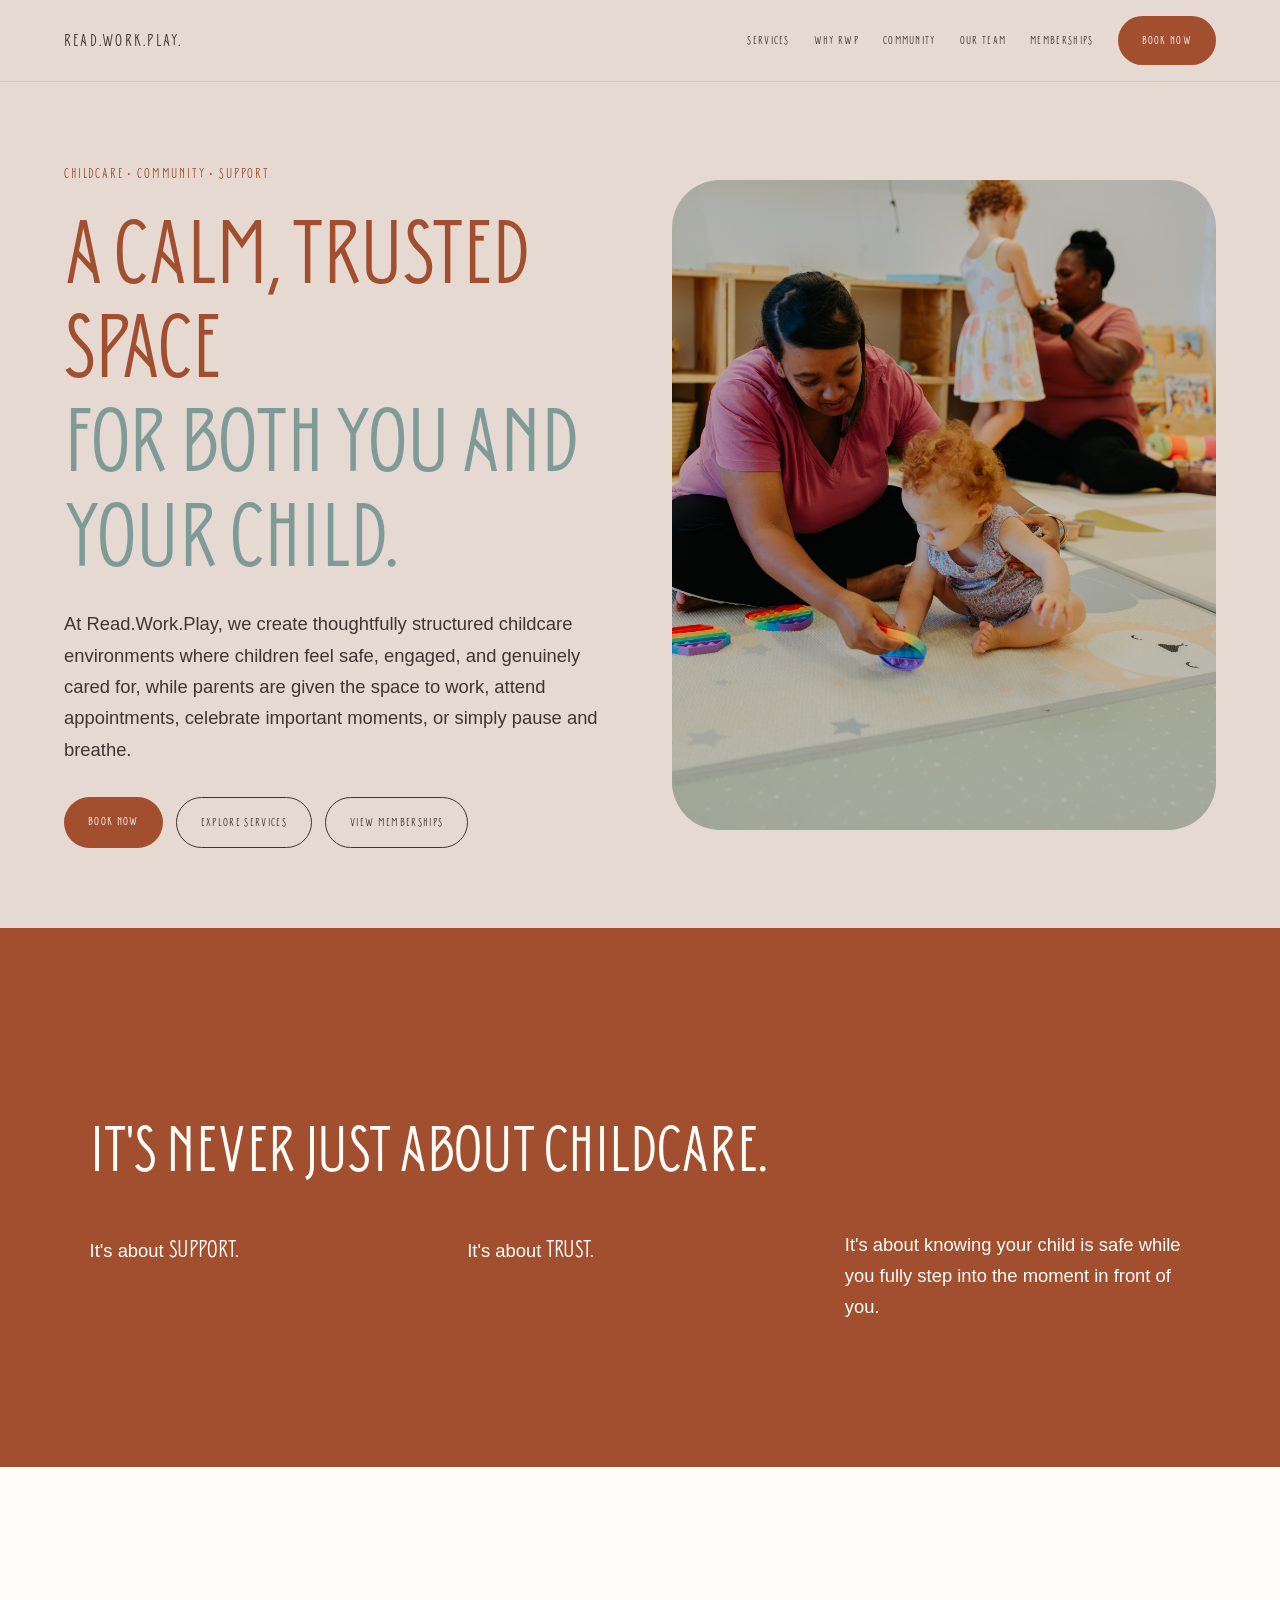
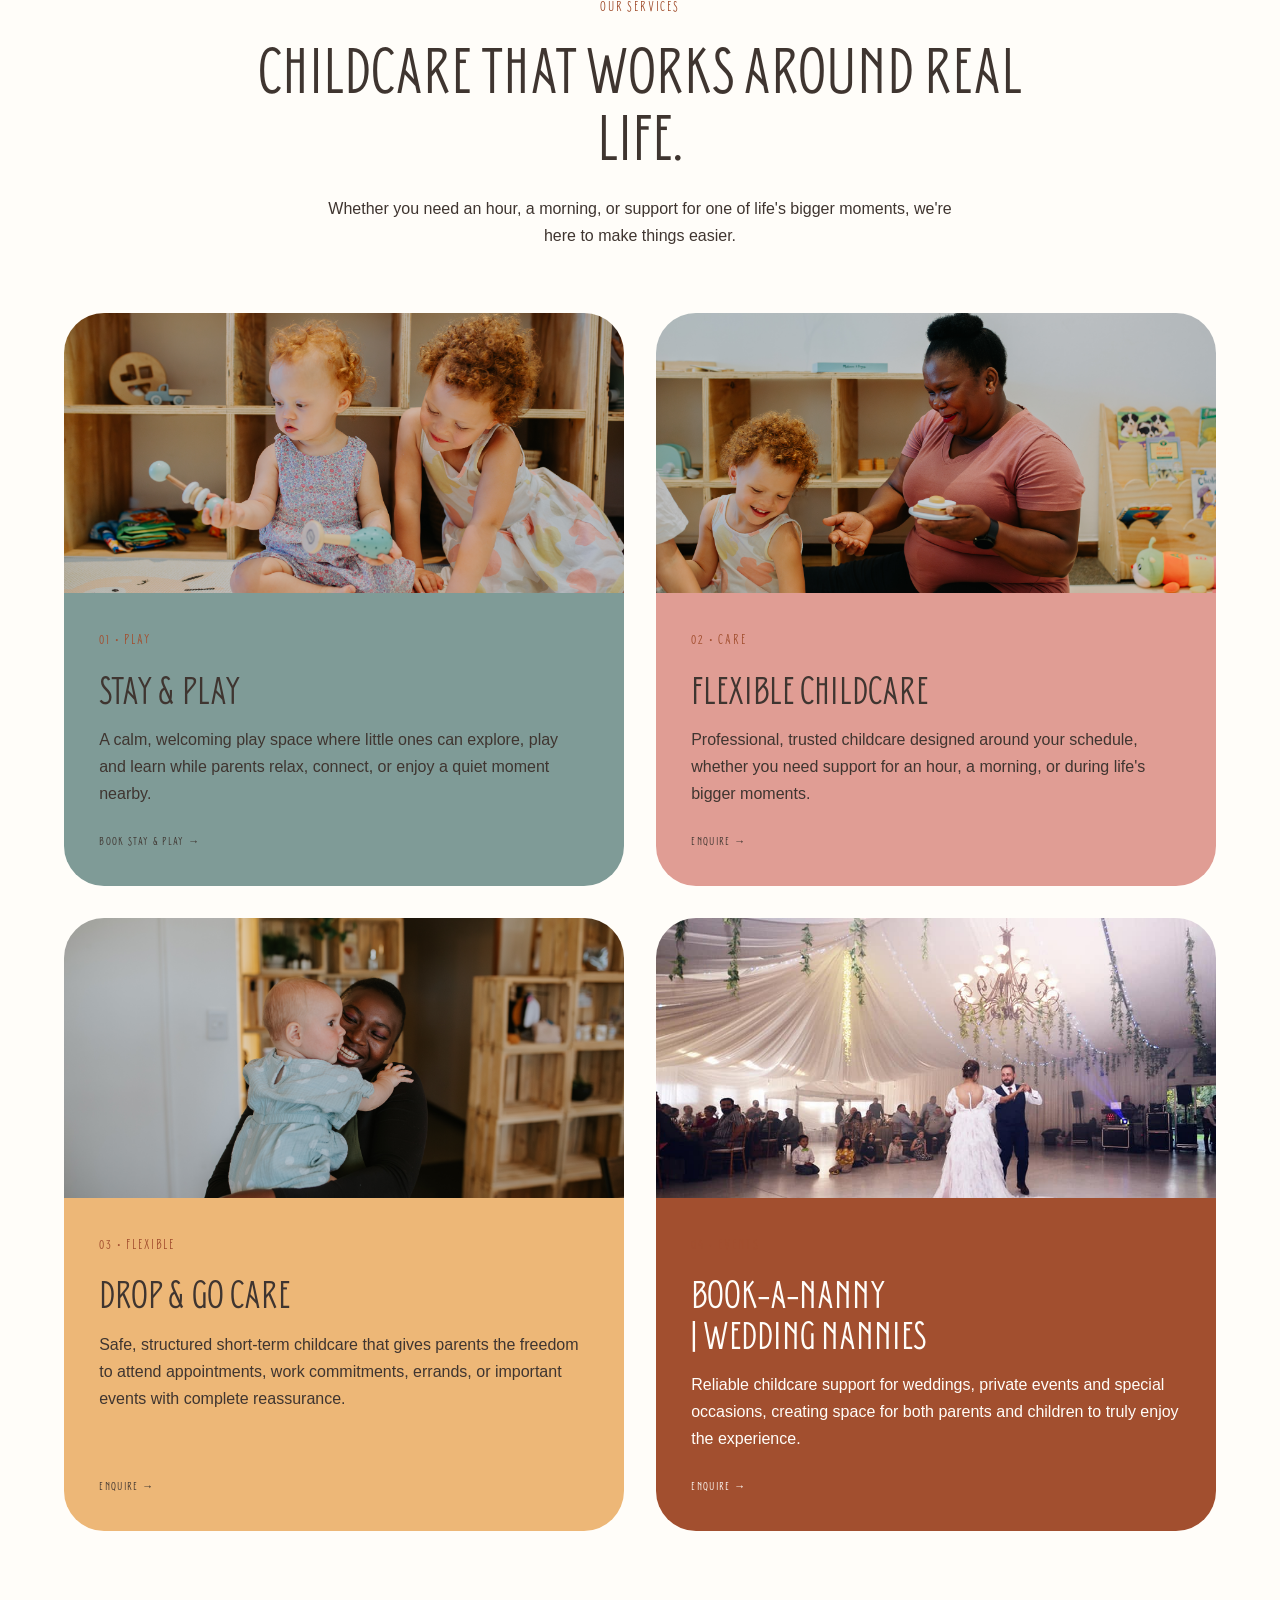
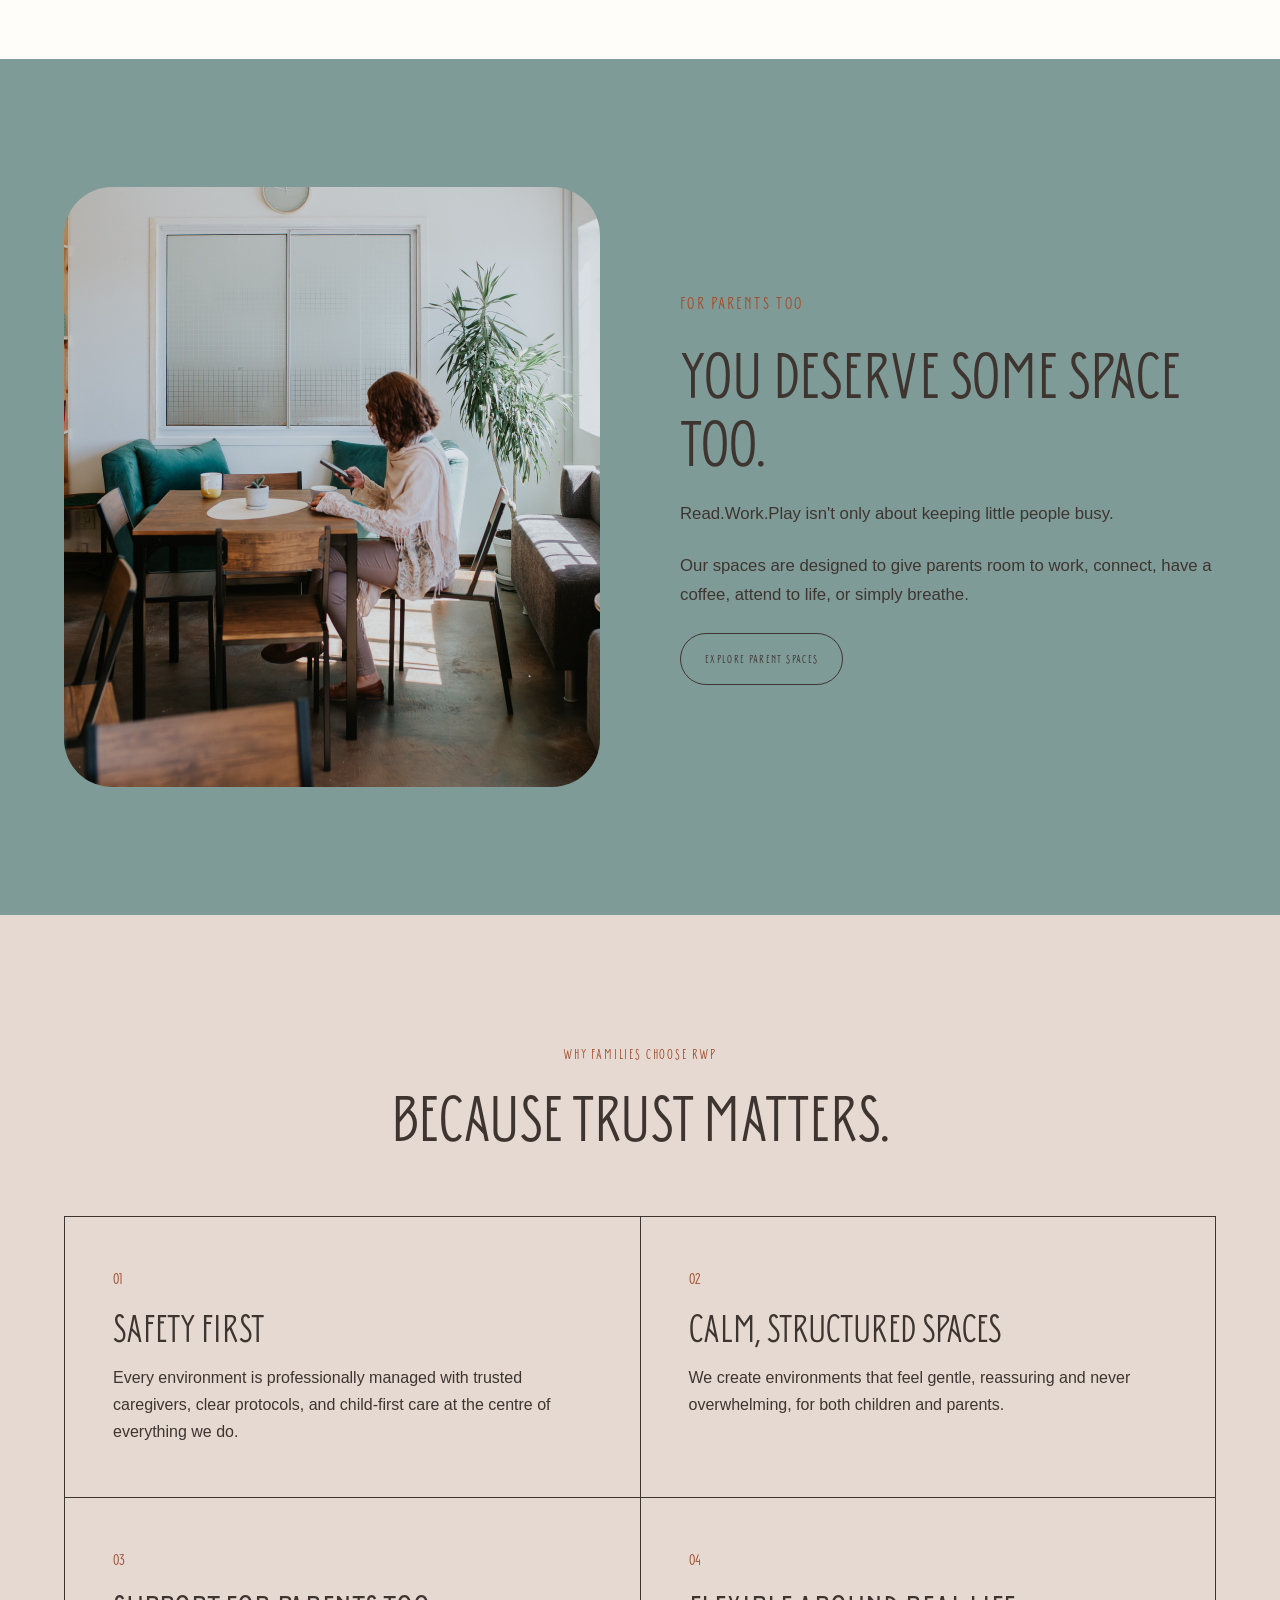
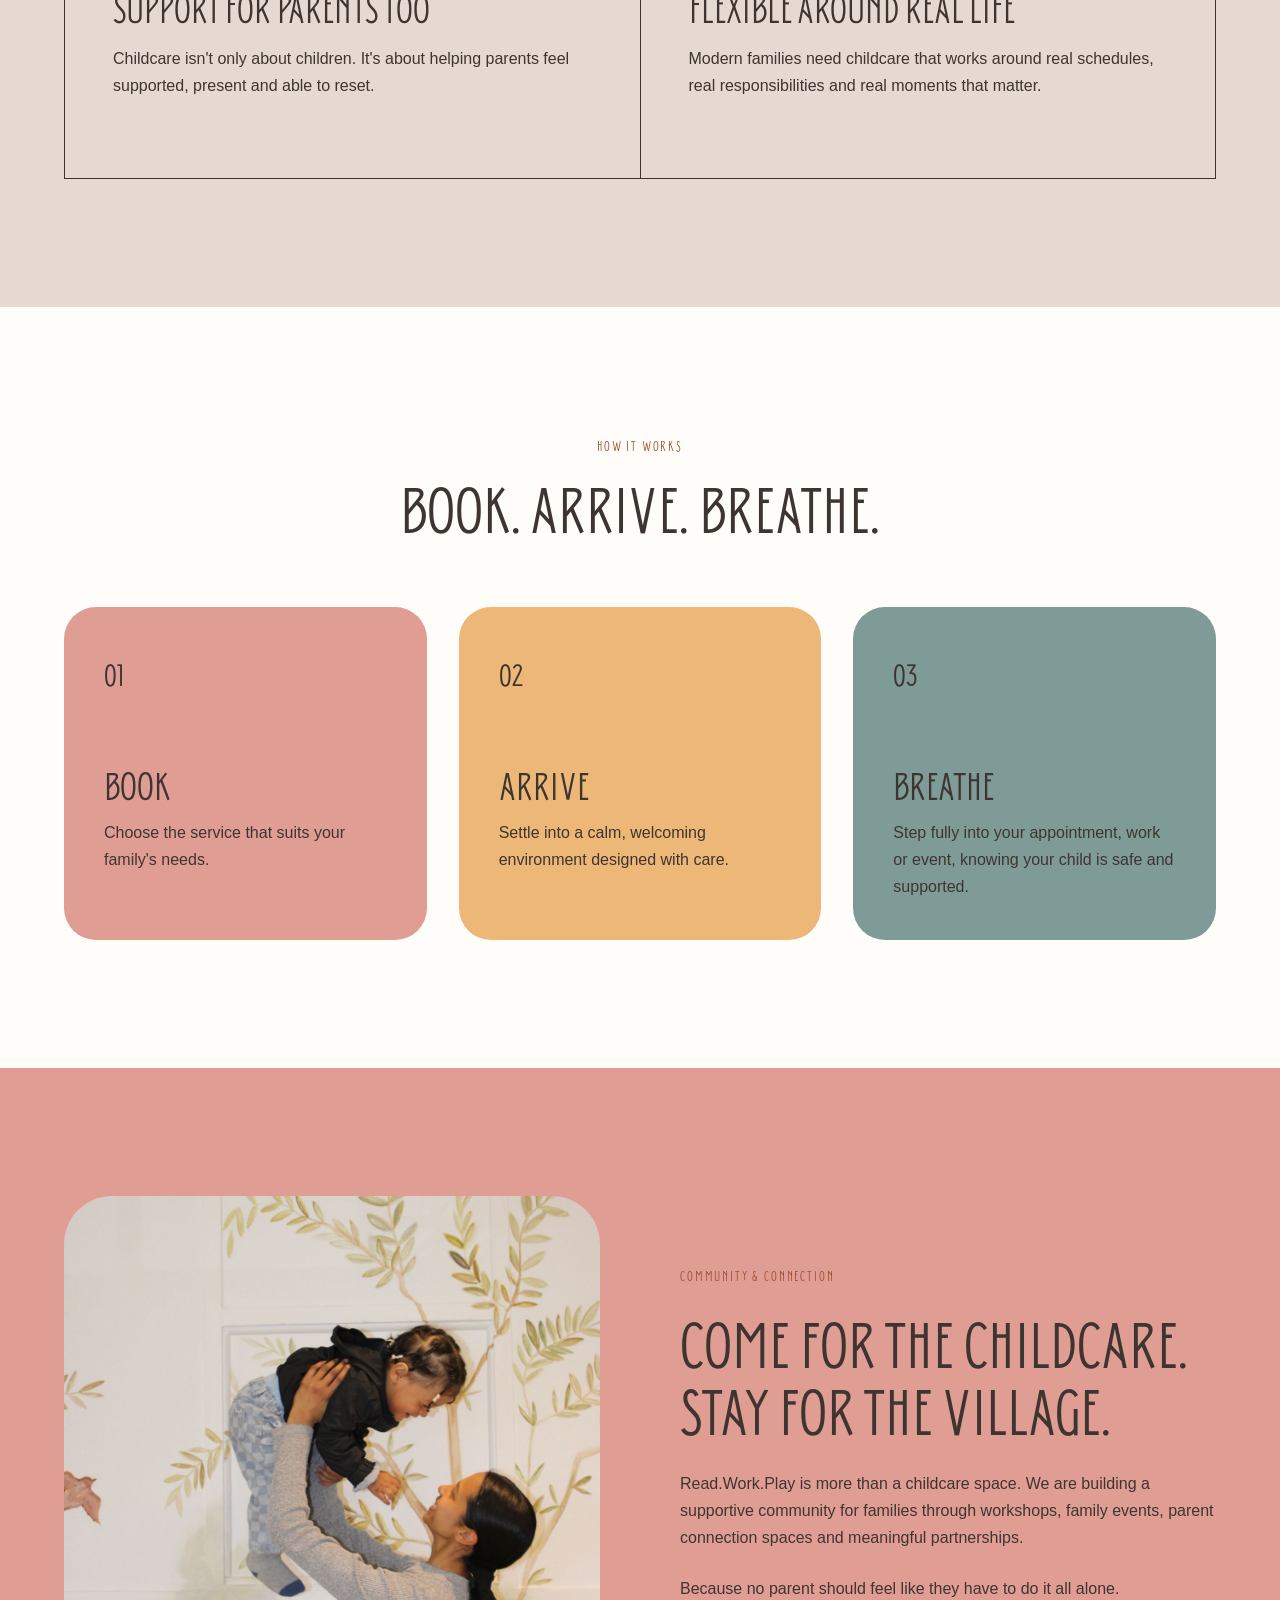
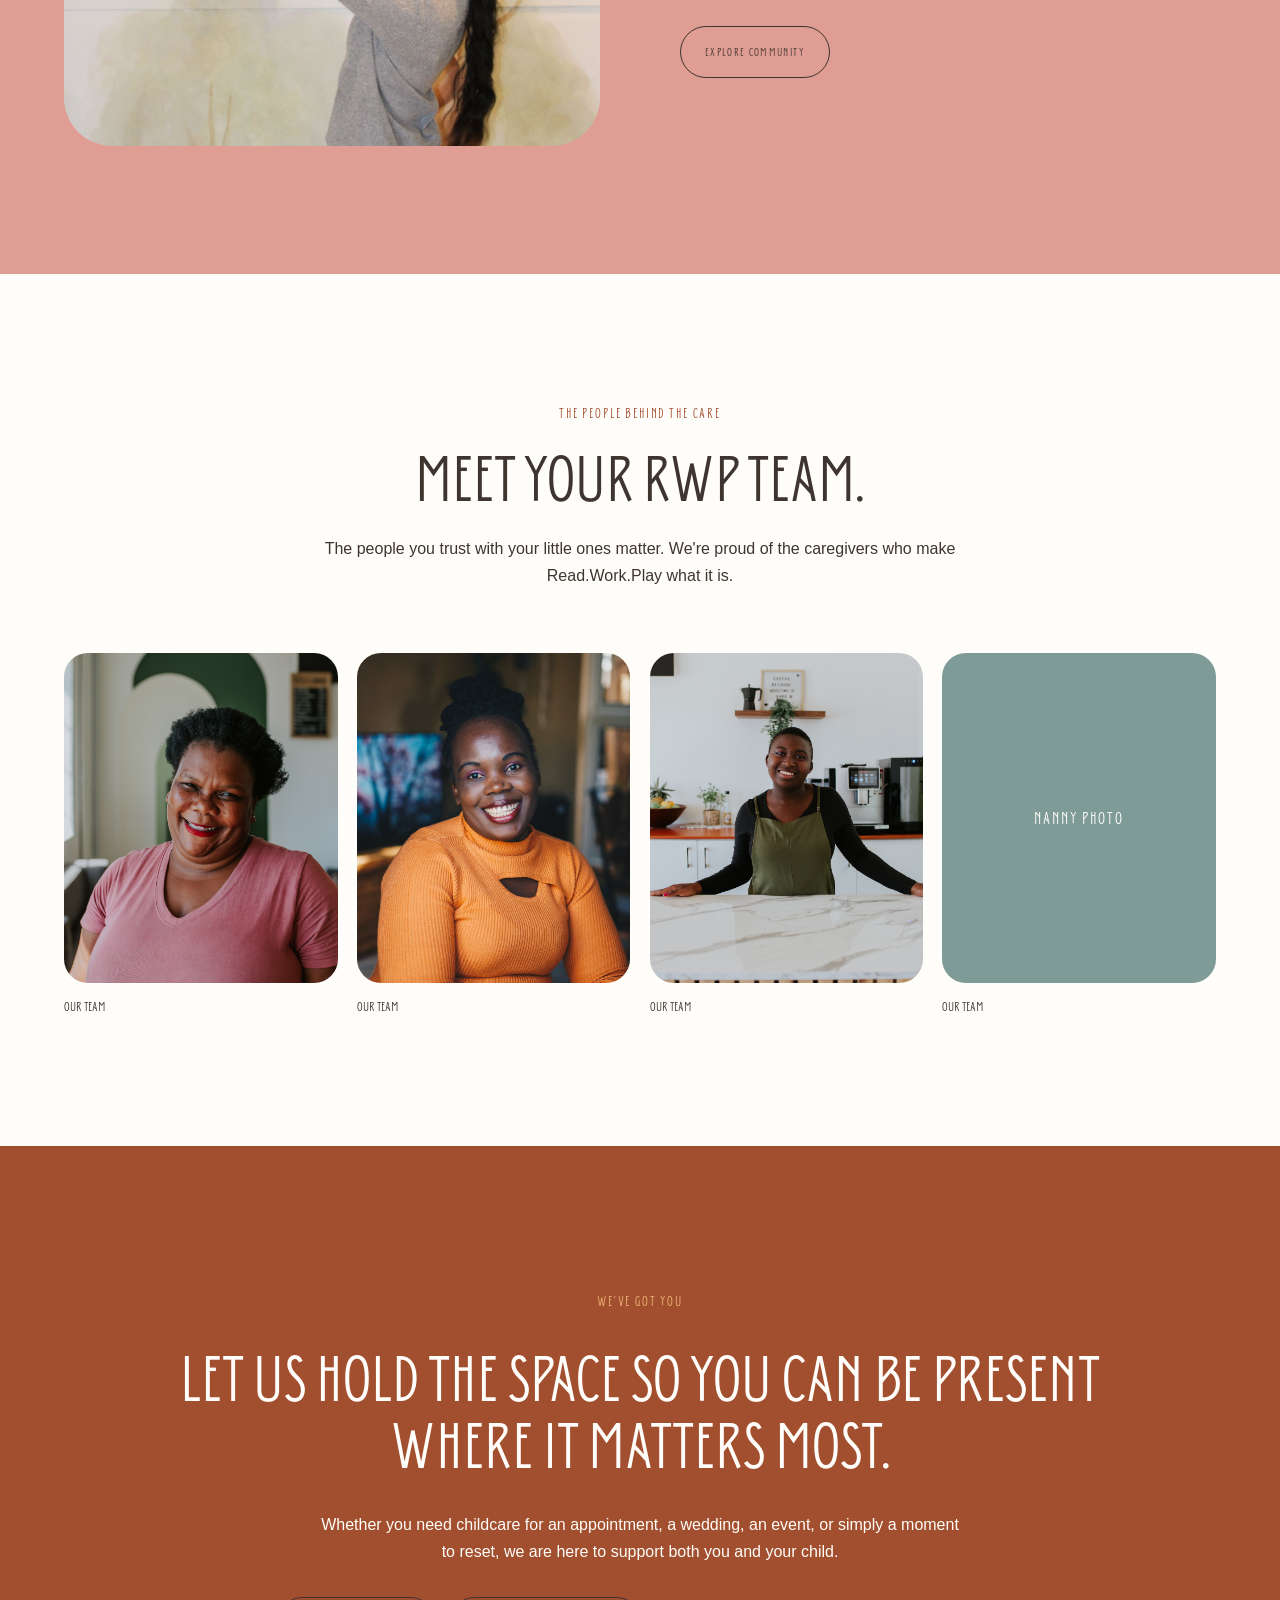
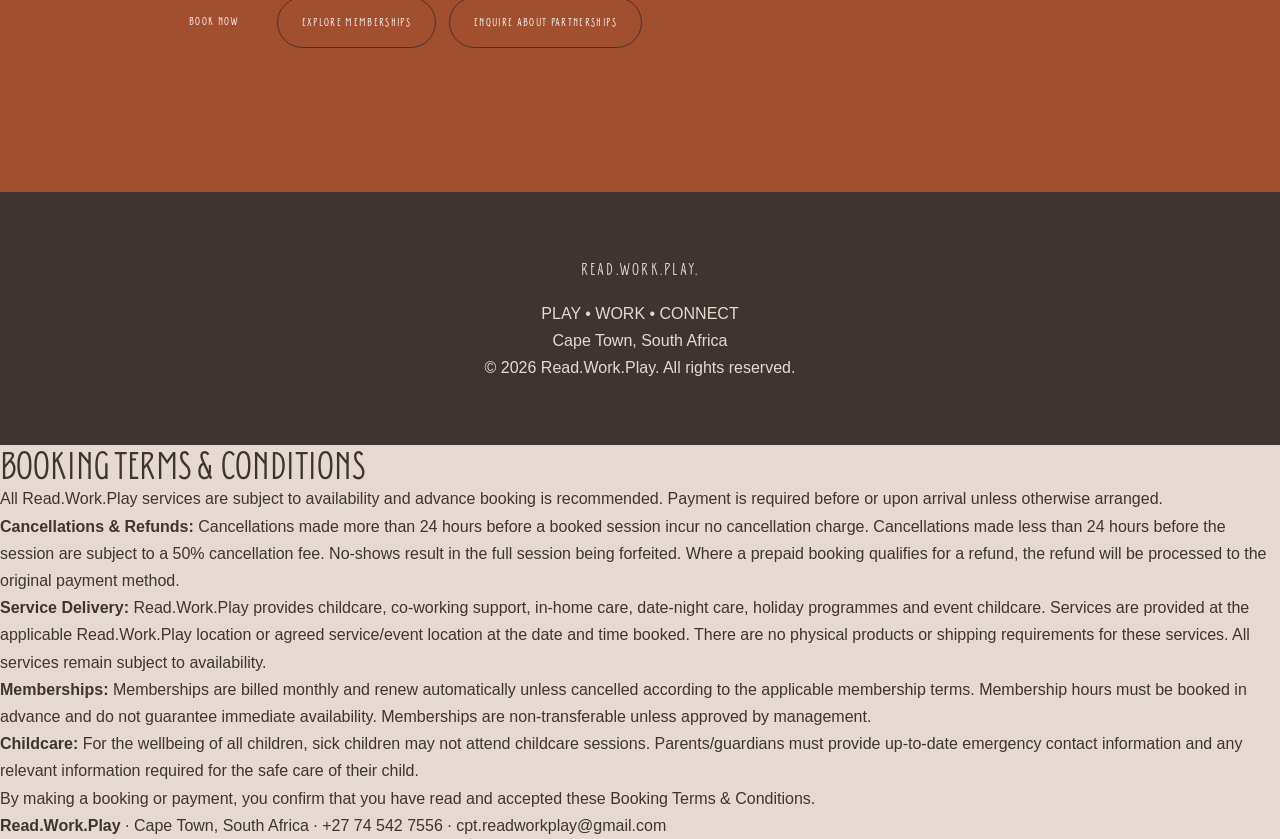
<file: index.html>
<!DOCTYPE html>
<html lang="en">

<head>
    <meta charset="UTF-8">
    <meta name="viewport" content="width=device-width, initial-scale=1.0">

    <title>Read.Work.Play. | Childcare You Can Trust</title>

    <meta name="description"
        content="A calm, trusted space for both you and your child. Read.Work.Play provides trusted childcare, play, parent spaces and community in Cape Town.">

    <link rel="stylesheet" href="style.css">
</head>

<body>

<header>
    <nav class="navbar">

        <a href="#" class="logo">READ.WORK.PLAY.</a>

       <div class="nav-links">
    <a href="#services">SERVICES</a>
    <a href="#why">WHY RWP</a>
    <a href="#community">COMMUNITY</a>
    <a href="#team">OUR TEAM</a>
    <a href="memberships.html">MEMBERSHIPS</a>
    <a href="https://bklnk.co.za/readworkplay" class="button primary">BOOK NOW</a>
</div>

    </nav>
</header>


<main>

<!-- HERO -->

<section class="hero">

    <div class="hero-copy">

        <p class="eyebrow">CHILDCARE • COMMUNITY • SUPPORT</p>

        <h1>
            A calm, trusted space
            <span>for both you and your child.</span>
        </h1>

        <p class="hero-text">
            At Read.Work.Play, we create thoughtfully structured childcare
            environments where children feel safe, engaged, and genuinely
            cared for, while parents are given the space to work, attend
            appointments, celebrate important moments, or simply pause and breathe.
        </p>

       
<div class="hero-buttons">
    <a href="https://bklnk.co.za/readworkplay" class="button primary">BOOK NOW</a>
    <a href="#services" class="button secondary">EXPLORE SERVICES</a>
    <a href="memberships.html" class="button secondary">VIEW MEMBERSHIPS</a>
</div>

    </div>


    <div class="hero-image">
    <img src="Hero photo.jpg" alt="Read.Work.Play nanny playing with a child">
</div>

    </div>

</section>


<!-- THE RWP PROMISE -->

<section class="statement">

    <div class="statement-inner">

        <p class="eyebrow">THE RWP PROMISE</p>

        <h2>It's never just about childcare.</h2>

        <div class="statement-lines">

            <p>It's about <strong>support.</strong></p>

            <p>It's about <strong>trust.</strong></p>

            <p>
                It's about knowing your child is safe while you fully
                step into the moment in front of you.
            </p>

        </div>

    </div>

</section>


<!-- SERVICES -->

<section class="services" id="services">

    <div class="section-heading">

        <p class="eyebrow">OUR SERVICES</p>

        <h2>Childcare that works around real life.</h2>

        <p>
            Whether you need an hour, a morning, or support for one of
            life's bigger moments, we're here to make things easier.
        </p>

    </div>


    <div class="service-grid">


        <!-- STAY & PLAY -->

        <article class="service-card">

            <div class="service-photo">

<img src="RWP.Brand.130425-23.jpg" alt="Children enjoying Stay & Play at Read.Work.Play">

            </div>

            <div class="service-content">

                <div>

                    <p class="eyebrow">01 • PLAY</p>

                    <h3>Stay & Play</h3>

                    <p>
                        A calm, welcoming play space where little ones
                        can explore, play and learn while parents relax,
                        connect, or enjoy a quiet moment nearby.
                    </p>

                </div>

                <a href="https://bklnk.co.za/readworkplay" class="service-link">
                    BOOK STAY & PLAY →
                </a>

            </div>

        </article>


        <!-- FLEXIBLE CHILDCARE -->

        <article class="service-card">

            <div class="service-photo">

<img src="RWP.Brand.130425-15 (1).jpg" alt="Read.Work.Play nanny caring for a child">

            </div>

            <div class="service-content">

                <div>

                    <p class="eyebrow">02 • CARE</p>

                    <h3>Flexible Childcare</h3>

                    <p>
                        Professional, trusted childcare designed around
                        your schedule, whether you need support for an
                        hour, a morning, or during life's bigger moments.
                    </p>

                </div>

                <a href="https://bklnk.co.za/readworkplay" class="service-link">
                    ENQUIRE →
                </a>

            </div>

        </article>


        <!-- DROP & GO -->

        <article class="service-card">

            <div class="service-photo">

<img src="RWP.Brand.130425-76.jpg" alt="Child arriving at Read.Work.Play">

            </div>

            <div class="service-content">

                <div>

                    <p class="eyebrow">03 • FLEXIBLE</p>

                    <h3>Drop & Go Care</h3>

                    <p>
                        Safe, structured short-term childcare that gives
                        parents the freedom to attend appointments, work
                        commitments, errands, or important events with
                        complete reassurance.
                    </p>

                </div>

                <a href="https://bklnk.co.za/readworkplay" class="service-link">
                    ENQUIRE →
                </a>

            </div>

        </article>


        <!-- WEDDING NANNIES -->

        <article class="service-card">

            <div class="service-photo">

<img src="FB_IMG_1767176149376.jpg" alt="Children enjoying an event at Read.Work.Play">

            </div>

            <div class="service-content">

                <div>

                    <p class="eyebrow">04 • EVENTS</p>

                    <h3>
                        Book-A-Nanny<br>
                        | Wedding Nannies
                    </h3>

                    <p>
                        Reliable childcare support for weddings, private
                        events and special occasions, creating space for
                        both parents and children to truly enjoy the experience.
                    </p>

                </div>

                <a href="https://bklnk.co.za/readworkplay" class="service-link">
                    ENQUIRE →
                </a>

            </div>

        </article>


    </div>

</section>


<!-- SPACE FOR PARENTS -->

<section class="parent-space">

    <div class="parent-grid">

        <div class="parent-image">

<img src="RWP.Brand.130425-49.jpg" alt="Parent coworking space at Read.Work.Play">

        </div>


        <div class="parent-copy">

            <p class="eyebrow">FOR PARENTS TOO</p>

            <h2>You deserve some space too.</h2>

            <p>
                Read.Work.Play isn't only about keeping little people busy.
            </p>

            <p>
                Our spaces are designed to give parents room to work,
                connect, have a coffee, attend to life, or simply breathe.
            </p>

            <a href="https://bklnk.co.za/readworkplay" class="button secondary">
                EXPLORE PARENT SPACES
            </a>

        </div>

    </div>

</section>


<!-- WHY RWP -->

<section class="section why" id="why">

    <div class="section-heading">

        <p class="eyebrow">WHY FAMILIES CHOOSE RWP</p>

        <h2>Because trust matters.</h2>

    </div>


    <div class="trust-grid">


        <article class="trust-card">

            <div class="trust-number">01</div>

            <h3>Safety First</h3>

            <p>
                Every environment is professionally managed with trusted
                caregivers, clear protocols, and child-first care at the
                centre of everything we do.
            </p>

        </article>


        <article class="trust-card">

            <div class="trust-number">02</div>

            <h3>Calm, Structured Spaces</h3>

            <p>
                We create environments that feel gentle, reassuring and
                never overwhelming, for both children and parents.
            </p>

        </article>


        <article class="trust-card">

            <div class="trust-number">03</div>

            <h3>Support for Parents Too</h3>

            <p>
                Childcare isn't only about children. It's about helping
                parents feel supported, present and able to reset.
            </p>

        </article>


        <article class="trust-card">

            <div class="trust-number">04</div>

            <h3>Flexible Around Real Life</h3>

            <p>
                Modern families need childcare that works around real
                schedules, real responsibilities and real moments that matter.
            </p>

        </article>


    </div>

</section>


<!-- HOW IT WORKS -->

<section class="section how">

    <div class="section-heading">

        <p class="eyebrow">HOW IT WORKS</p>

        <h2>Book. Arrive. Breathe.</h2>

    </div>


    <div class="steps">


        <article class="step">

            <div class="step-number">01</div>

            <h3>Book</h3>

            <p>
                Choose the service that suits your family's needs.
            </p>

        </article>


        <article class="step">

            <div class="step-number">02</div>

            <h3>Arrive</h3>

            <p>
                Settle into a calm, welcoming environment designed with care.
            </p>

        </article>


        <article class="step">

            <div class="step-number">03</div>

            <h3>Breathe</h3>

            <p>
                Step fully into your appointment, work or event,
           knowing your child is safe and supported.
            </p>

        </article>


    </div>

</section>


<!-- COMMUNITY -->

<section class="community" id="community">

    <div class="community-grid">

        <div class="community-image">

<img src="5077dbcb-ccd9-4fb6-8fff-b764dc7ed2aa.jpg" alt="Read.Work.Play community and café space">

        </div>


        <div class="community-copy">

            <p class="eyebrow">COMMUNITY & CONNECTION</p>

            <h2>Come for the childcare. Stay for the village.</h2>

            <p>
                Read.Work.Play is more than a childcare space. We are
                building a supportive community for families through
                workshops, family events, parent connection spaces and
                meaningful partnerships.
            </p>

            <p>
                Because no parent should feel like they have to do it all alone.
            </p>

           <a href="https://chat.whatsapp.com/D18jhIj0eEbErlyZre3daC?s=cl&p=i&mlu=4&ilr=4" class="button secondary" target="_blank">
    EXPLORE COMMUNITY
            </a>

        </div>

    </div>

</section>


<!-- TEAM -->

<section class="section team" id="team">

    <div class="section-heading">

        <p class="eyebrow">THE PEOPLE BEHIND THE CARE</p>

        <h2>Meet your RWP team.</h2>

        <p>
            The people you trust with your little ones matter.
            We're proud of the caregivers who make Read.Work.Play what it is.
        </p>

    </div>


<div class="team-grid">

    <div>
        <div class="team-photo">
            <img src="RWP.Brand.130425-104.jpg" alt="Read.Work.Play nanny">
        </div>
        <p class="team-name">OUR TEAM</p>
    </div>

    <div>
        <div class="team-photo">
            <img src="Scene 3-1.jpg" alt="Read.Work.Play nanny">
        </div>
        <p class="team-name">OUR TEAM</p>
    </div>

    <div>
        <div class="team-photo">
            <img src="RWP.Brand.130425-85.jpg" alt="Read.Work.Play nanny">
        </div>
        <p class="team-name">OUR TEAM</p>
    </div>

    <div>
        <div class="team-photo">
            <div class="image-placeholder">NANNY PHOTO</div>
        </div>
        <p class="team-name">OUR TEAM</p>
    </div>

</div>

</section>


<!-- FINAL CTA -->

<section class="final-cta" id="book">

    <div class="final-cta-inner">

        <p class="eyebrow">WE'VE GOT YOU</p>

        <h2>
            Let us hold the space so you can be present where it matters most.
        </h2>

        <p>
            Whether you need childcare for an appointment, a wedding,
            an event, or simply a moment to reset, we are here to support
            both you and your child.
        </p>

        <div class="hero-buttons">

            <a href="https://bklnk.co.za/readworkplay" class="button primary">
                BOOK NOW
            </a>
<a href="memberships.html" class="button secondary">
    EXPLORE MEMBERSHIPS
</a>

           <a href="partnerships.html" class="button secondary">
    ENQUIRE ABOUT PARTNERSHIPS
</a>
        </div>

    </div>

</section>

</main>


<footer>

    <div class="footer-logo">
        READ.WORK.PLAY.
    </div>

    <p>PLAY • WORK • CONNECT</p>

    <p>Cape Town, South Africa</p>

    <p>© 2026 Read.Work.Play. All rights reserved.</p>

</footer>

</body>
<!-- Booking Terms & Conditions -->
<section class="booking-terms">
  <div class="terms-container">

    <h3>BOOKING TERMS &amp; CONDITIONS</h3>

    <p>
      All Read.Work.Play services are subject to availability and advance booking
      is recommended. Payment is required before or upon arrival unless otherwise arranged.
    </p>

    <p>
      <strong>Cancellations &amp; Refunds:</strong>
      Cancellations made more than 24 hours before a booked session incur no
      cancellation charge. Cancellations made less than 24 hours before the session
      are subject to a 50% cancellation fee. No-shows result in the full session
      being forfeited. Where a prepaid booking qualifies for a refund, the refund
      will be processed to the original payment method.
    </p>

    <p>
      <strong>Service Delivery:</strong>
      Read.Work.Play provides childcare, co-working support, in-home care,
      date-night care, holiday programmes and event childcare. Services are
      provided at the applicable Read.Work.Play location or agreed service/event
      location at the date and time booked. There are no physical products or
      shipping requirements for these services. All services remain subject to availability.
    </p>

    <p>
      <strong>Memberships:</strong>
      Memberships are billed monthly and renew automatically unless cancelled
      according to the applicable membership terms. Membership hours must be
      booked in advance and do not guarantee immediate availability. Memberships
      are non-transferable unless approved by management.
    </p>

    <p>
      <strong>Childcare:</strong>
      For the wellbeing of all children, sick children may not attend childcare
      sessions. Parents/guardians must provide up-to-date emergency contact
      information and any relevant information required for the safe care of their child.
    </p>

    <p>
      By making a booking or payment, you confirm that you have read and accepted
      these Booking Terms &amp; Conditions.
    </p>

    <p class="terms-contact">
      <strong>Read.Work.Play</strong> · Cape Town, South Africa ·
      +27 74 542 7556 ·
      <a href="mailto:cpt.readworkplay@gmail.com">
        cpt.readworkplay@gmail.com
      </a>
    </p>

  </div>
</section>
</html>
</file>
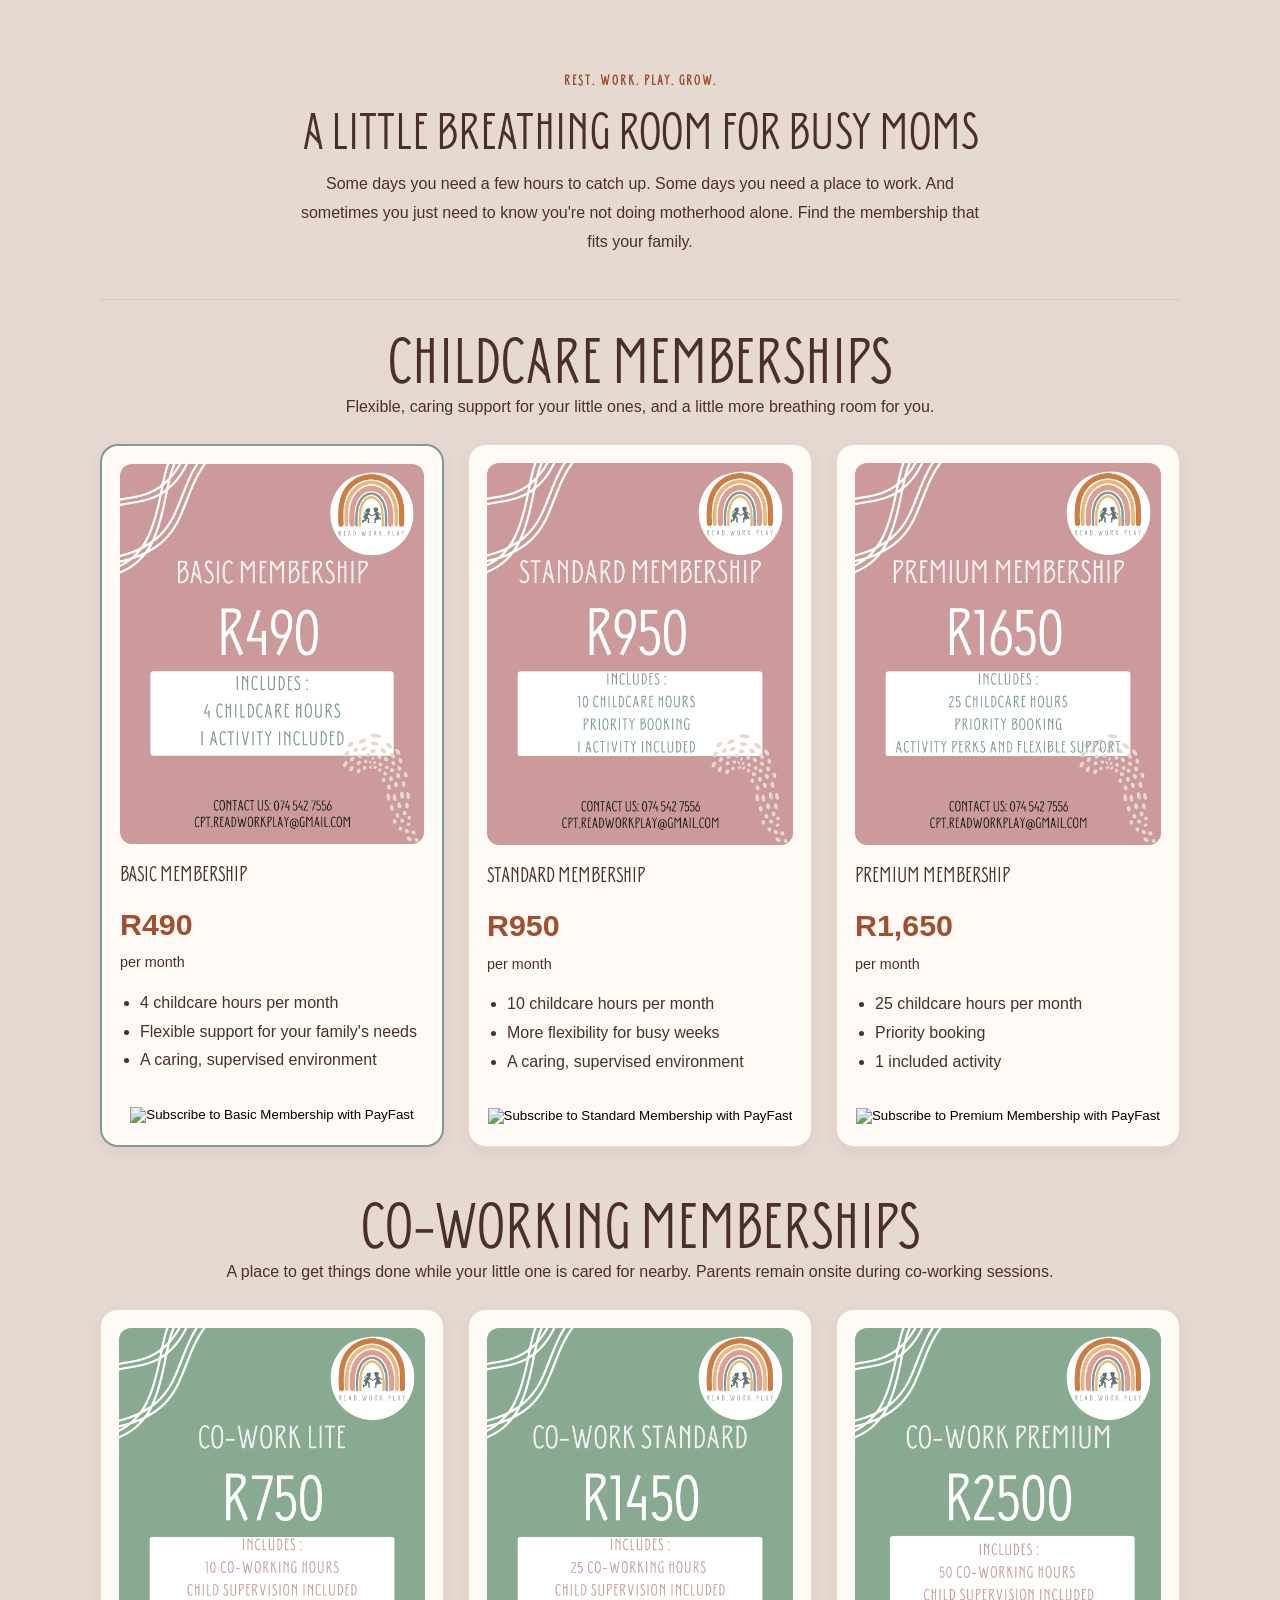
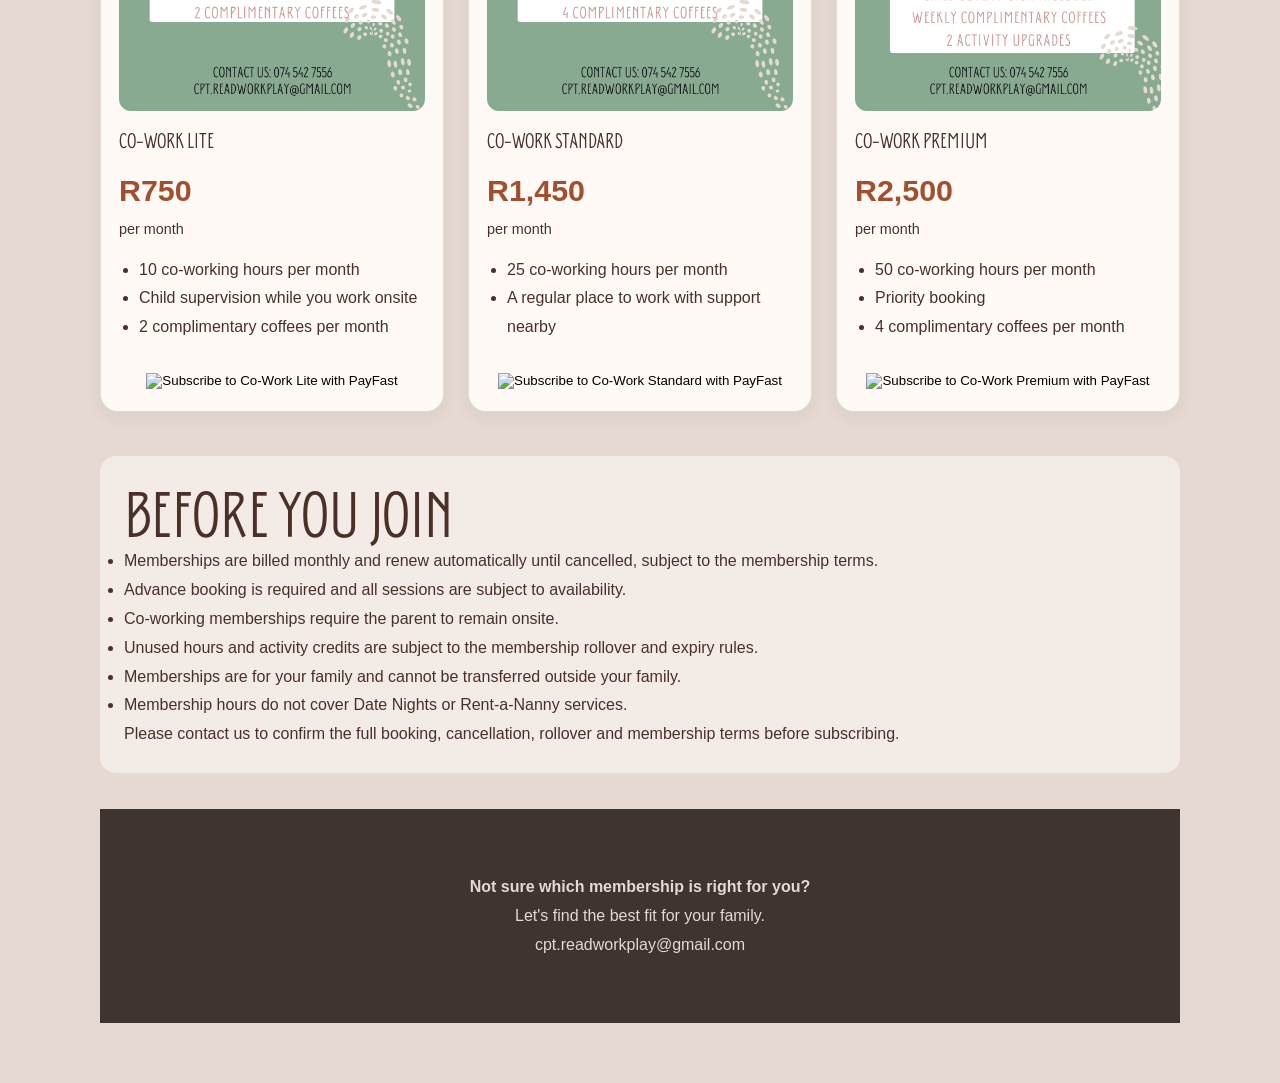
<file: memberships.html>
<!DOCTYPE html>
<html lang="en">
<head>
  <meta charset="UTF-8">
  <meta name="viewport" content="width=device-width, initial-scale=1">
  <title>Memberships | Read.Work.Play</title>
  <meta name="description" content="Find the Read.Work.Play membership that fits your family. A little breathing room for busy moms.">
  <link rel="stylesheet" href="style.css">
  <style>
    .memberships-page {
      max-width: 1120px;
      margin: 0 auto;
      padding: 32px 20px 60px;
      color: #4A3028;
    }
    .memberships-hero {
      text-align: center;
      padding: 36px 12px 42px;
    }
    .memberships-hero .eyebrow {
      color: #A24F2F;
      font-weight: bold;
      letter-spacing: 2px;
      font-size: .85rem;
    }
    .memberships-hero h1 {
      font-size: clamp(2rem, 5vw, 3.2rem);
      margin: 12px 0;
    }
    .memberships-hero p {
      max-width: 680px;
      margin: 0 auto;
      line-height: 1.8;
    }
    .membership-section {
      margin: 26px 0 44px;
    }
    .membership-section > h2,
    .membership-section > p {
      text-align: center;
    }
    .membership-section > p {
      line-height: 1.7;
      margin-bottom: 24px;
    }
    .membership-grid {
      display: grid;
      grid-template-columns: repeat(auto-fit, minmax(min(100%, 285px), 1fr));
      gap: 24px;
      align-items: stretch;
    }
    .membership-card {
      display: flex;
      flex-direction: column;
      background: #FFFAF6;
      border: 1px solid #E5D9D1;
      border-radius: 18px;
      padding: 18px;
      overflow: hidden;
      box-shadow: 0 5px 18px rgba(74, 48, 40, .06);
    }
    .membership-card.featured {
      border: 2px solid #7F9B97;
    }
    .membership-image {
      display: block;
      width: 100%;
      height: auto;
      border-radius: 12px;
      margin-bottom: 18px;
    }
    .membership-card h3 {
      font-size: 1.35rem;
      margin: 0 0 8px;
    }
    .membership-price {
      font-size: 1.9rem;
      font-weight: 700;
      color: #A24F2F;
      margin: 6px 0 0;
    }
    .membership-frequency {
      font-size: .9rem;
      margin: 0 0 14px;
    }
    .membership-card ul {
      padding-left: 20px;
      line-height: 1.8;
      margin: 0 0 24px;
    }
    .membership-card form {
      text-align: center;
      margin-top: auto;
    }
    .membership-card input[type="image"] {
      max-width: 100%;
    }
    .membership-button {
      display: inline-block;
      margin-top: auto;
      padding: 13px 18px;
      border-radius: 30px;
      background: #7F9B97;
      color: #fff;
      text-decoration: none;
      text-align: center;
      font-weight: 600;
    }
    .membership-button:hover {
      background: #4A3028;
    }
    .membership-terms {
      background: #F3EBE5;
      border-radius: 16px;
      padding: 24px;
      line-height: 1.8;
      margin-top: 32px;
    }
    .membership-terms h2 {
      margin-top: 0;
    }
    .membership-contact {
      text-align: center;
      line-height: 1.8;
      margin-top: 36px;
    }
    @media (max-width: 600px) {
      .memberships-page {
        padding: 18px 14px 40px;
      }
      .memberships-hero {
        padding: 24px 4px 30px;
      }
      .membership-card {
        padding: 14px;
      }
    }
  </style>
</head>
<body>
  <main class="memberships-page">

    <header class="memberships-hero">
      <p class="eyebrow">REST. WORK. PLAY. GROW.</p>
      <h1>A little breathing room for busy moms</h1>
      <p>Some days you need a few hours to catch up. Some days you need a place to work. And sometimes you just need to know you're not doing motherhood alone. Find the membership that fits your family.</p>
    </header>

    <section class="membership-section">
      <h2>Childcare memberships</h2>
      <p>Flexible, caring support for your little ones, and a little more breathing room for you.</p>

      <div class="membership-grid">

        <article class="membership-card featured">
          <img class="membership-image" src="Basic%20.png" alt="Basic Childcare Membership" loading="lazy">
          <h3>Basic Membership</h3>
          <p class="membership-price">R490</p>
          <p class="membership-frequency">per month</p>
          <ul>
            <li>4 childcare hours per month</li>
            <li>Flexible support for your family's needs</li>
            <li>A caring, supervised environment</li>
          </ul>
          <form action="https://payment.payfast.io/eng/process" method="post">
            <input type="hidden" name="cmd" value="_paynow">
            <input type="hidden" name="receiver" value="25093428">
            <input type="hidden" name="amount" value="490">
            <input type="hidden" name="item_name" value="Basic Membership">
            <input type="hidden" name="item_description" value="4 childcare hours per month in a caring, supervised environment.">
            <input type="hidden" name="subscription_type" value="1">
            <input type="hidden" name="recurring_amount" value="490">
            <input type="hidden" name="cycles" value="0">
            <input type="hidden" name="frequency" value="3">
            <input type="image" src="https://my.payfast.io/images/buttons/Subscribe/Primary-Large-Subscribe.png" alt="Subscribe to Basic Membership with PayFast">
          </form>
        </article>

        <article class="membership-card">
          <img class="membership-image" src="Standard.png" alt="Standard Childcare Membership" loading="lazy">
          <h3>Standard Membership</h3>
          <p class="membership-price">R950</p>
          <p class="membership-frequency">per month</p>
          <ul>
            <li>10 childcare hours per month</li>
            <li>More flexibility for busy weeks</li>
            <li>A caring, supervised environment</li>
          </ul>
         
<form action="https://payment.payfast.io/eng/process" method="post">
  <input type="hidden" name="cmd" value="_paynow">
  <input type="hidden" name="receiver" value="25093428">
  <input type="hidden" name="amount" value="950">
  <input type="hidden" name="item_name" value="Standard Membership">
  <input type="hidden" name="item_description" value="10 childcare hours per month in a caring, supervised environment.">
  <input type="hidden" name="subscription_type" value="1">
  <input type="hidden" name="recurring_amount" value="950">
  <input type="hidden" name="cycles" value="0">
  <input type="hidden" name="frequency" value="3">
  <input type="image" src="https://my.payfast.io/images/buttons/Subscribe/Primary-Large-Subscribe.png" alt="Subscribe to Standard Membership with PayFast">
</form>


        </article>

        <article class="membership-card">
          <img class="membership-image" src="Premium.png" alt="Premium Childcare Membership" loading="lazy">
          <h3>Premium Membership</h3>
          <p class="membership-price">R1,650</p>
          <p class="membership-frequency">per month</p>
          <ul>
            <li>25 childcare hours per month</li>
            <li>Priority booking</li>
            <li>1 included activity</li>
          </ul>
          
<form action="https://payment.payfast.io/eng/process" method="post">
  <input type="hidden" name="cmd" value="_paynow">
  <input type="hidden" name="receiver" value="25093428">
  <input type="hidden" name="amount" value="1650">
  <input type="hidden" name="item_name" value="Premium Membership">
  <input type="hidden" name="item_description" value="25 childcare hours per month, priority booking, and activity packs and flexible support.">
  <input type="hidden" name="subscription_type" value="1">
  <input type="hidden" name="recurring_amount" value="1650">
  <input type="hidden" name="cycles" value="0">
  <input type="hidden" name="frequency" value="3">
  <input type="image" src="https://my.payfast.io/images/buttons/Subscribe/Primary-Large-Subscribe.png" alt="Subscribe to Premium Membership with PayFast">
</form>


        </article>

      </div>
    </section>

    <section class="membership-section">
      <h2>Co-working memberships</h2>
      <p>A place to get things done while your little one is cared for nearby. Parents remain onsite during co-working sessions.</p>

      <div class="membership-grid">

        <article class="membership-card">
          <img class="membership-image" src="Lite.png" alt="Co-Work Lite Membership" loading="lazy">
          <h3>Co-Work Lite</h3>
          <p class="membership-price">R750</p>
          <p class="membership-frequency">per month</p>
          <ul>
            <li>10 co-working hours per month</li>
            <li>Child supervision while you work onsite</li>
            <li>2 complimentary coffees per month</li>
          </ul>
          
<form action="https://payment.payfast.io/eng/process" method="post">
  <input type="hidden" name="cmd" value="_paynow">
  <input type="hidden" name="receiver" value="25093428">
  <input type="hidden" name="amount" value="750">
  <input type="hidden" name="item_name" value="Co-Work Lite">
  <input type="hidden" name="item_description" value="10 co-working hours per month, child supervision while you work onsite, and 2 complimentary coffees.">
  <input type="hidden" name="subscription_type" value="1">
  <input type="hidden" name="recurring_amount" value="750">
  <input type="hidden" name="cycles" value="0">
  <input type="hidden" name="frequency" value="3">
  <input type="image" src="https://my.payfast.io/images/buttons/Subscribe/Primary-Large-Subscribe.png" alt="Subscribe to Co-Work Lite with PayFast">
</form>
        </article>

        <article class="membership-card">
          <img class="membership-image" src="co-work%20standard.png" alt="Co-Work Standard Membership" loading="lazy">
          <h3>Co-Work Standard</h3>
          <p class="membership-price">R1,450</p>
          <p class="membership-frequency">per month</p>
          <ul>
            <li>25 co-working hours per month</li>
            <li>A regular place to work with support nearby</li>
          </ul>
          
<form action="https://payment.payfast.io/eng/process" method="post">
  <input type="hidden" name="cmd" value="_paynow">
  <input type="hidden" name="receiver" value="25093428">
  <input type="hidden" name="amount" value="1450">
  <input type="hidden" name="item_name" value="Co-Work Standard">
  <input type="hidden" name="item_description" value="25 co-working hours per month, child supervision included, and 4 complimentary coffees.">
  <input type="hidden" name="subscription_type" value="1">
  <input type="hidden" name="recurring_amount" value="1450">
  <input type="hidden" name="cycles" value="0">
  <input type="hidden" name="frequency" value="3">
  <input type="image" src="https://my.payfast.io/images/buttons/Subscribe/Primary-Large-Subscribe.png" alt="Subscribe to Co-Work Standard with PayFast">
</form>
        </article>

        <article class="membership-card">
          <img class="membership-image" src="co-work%20premium.png" alt="Co-Work Premium Membership" loading="lazy">
          <h3>Co-Work Premium</h3>
          <p class="membership-price">R2,500</p>
          <p class="membership-frequency">per month</p>
          <ul>
            <li>50 co-working hours per month</li>
            <li>Priority booking</li>
            <li>4 complimentary coffees per month</li>
          </ul>
          

<form action="https://payment.payfast.io/eng/process" method="post">
  <input type="hidden" name="cmd" value="_paynow">
  <input type="hidden" name="receiver" value="25093428">
  <input type="hidden" name="amount" value="2500">
  <input type="hidden" name="item_name" value="Co-Work Premium">
  <input type="hidden" name="item_description" value="50 co-working hours per month, child supervision included, weekly complimentary coffees, and 2 activity upgrades.">
  <input type="hidden" name="subscription_type" value="1">
  <input type="hidden" name="recurring_amount" value="2500">
  <input type="hidden" name="cycles" value="0">
  <input type="hidden" name="frequency" value="3">
  <input type="image" src="https://my.payfast.io/images/buttons/Subscribe/Primary-Large-Subscribe.png" alt="Subscribe to Co-Work Premium with PayFast">
</form>
        </article>

      </div>
    </section>

    <section class="membership-terms">
      <h2>Before you join</h2>
      <ul>
        <li>Memberships are billed monthly and renew automatically until cancelled, subject to the membership terms.</li>
        <li>Advance booking is required and all sessions are subject to availability.</li>
        <li>Co-working memberships require the parent to remain onsite.</li>
        <li>Unused hours and activity credits are subject to the membership rollover and expiry rules.</li>
        <li>Memberships are for your family and cannot be transferred outside your family.</li>
        <li>Membership hours do not cover Date Nights or Rent-a-Nanny services.</li>
      </ul>
      <p>Please contact us to confirm the full booking, cancellation, rollover and membership terms before subscribing.</p>
    </section>

    <footer class="membership-contact">
      <p><strong>Not sure which membership is right for you?</strong></p>
      <p>Let's find the best fit for your family.</p>
      <p><a href="mailto:cpt.readworkplay@gmail.com">cpt.readworkplay@gmail.com</a></p>
    </footer>

  </main>
</body>
</html>
</file>
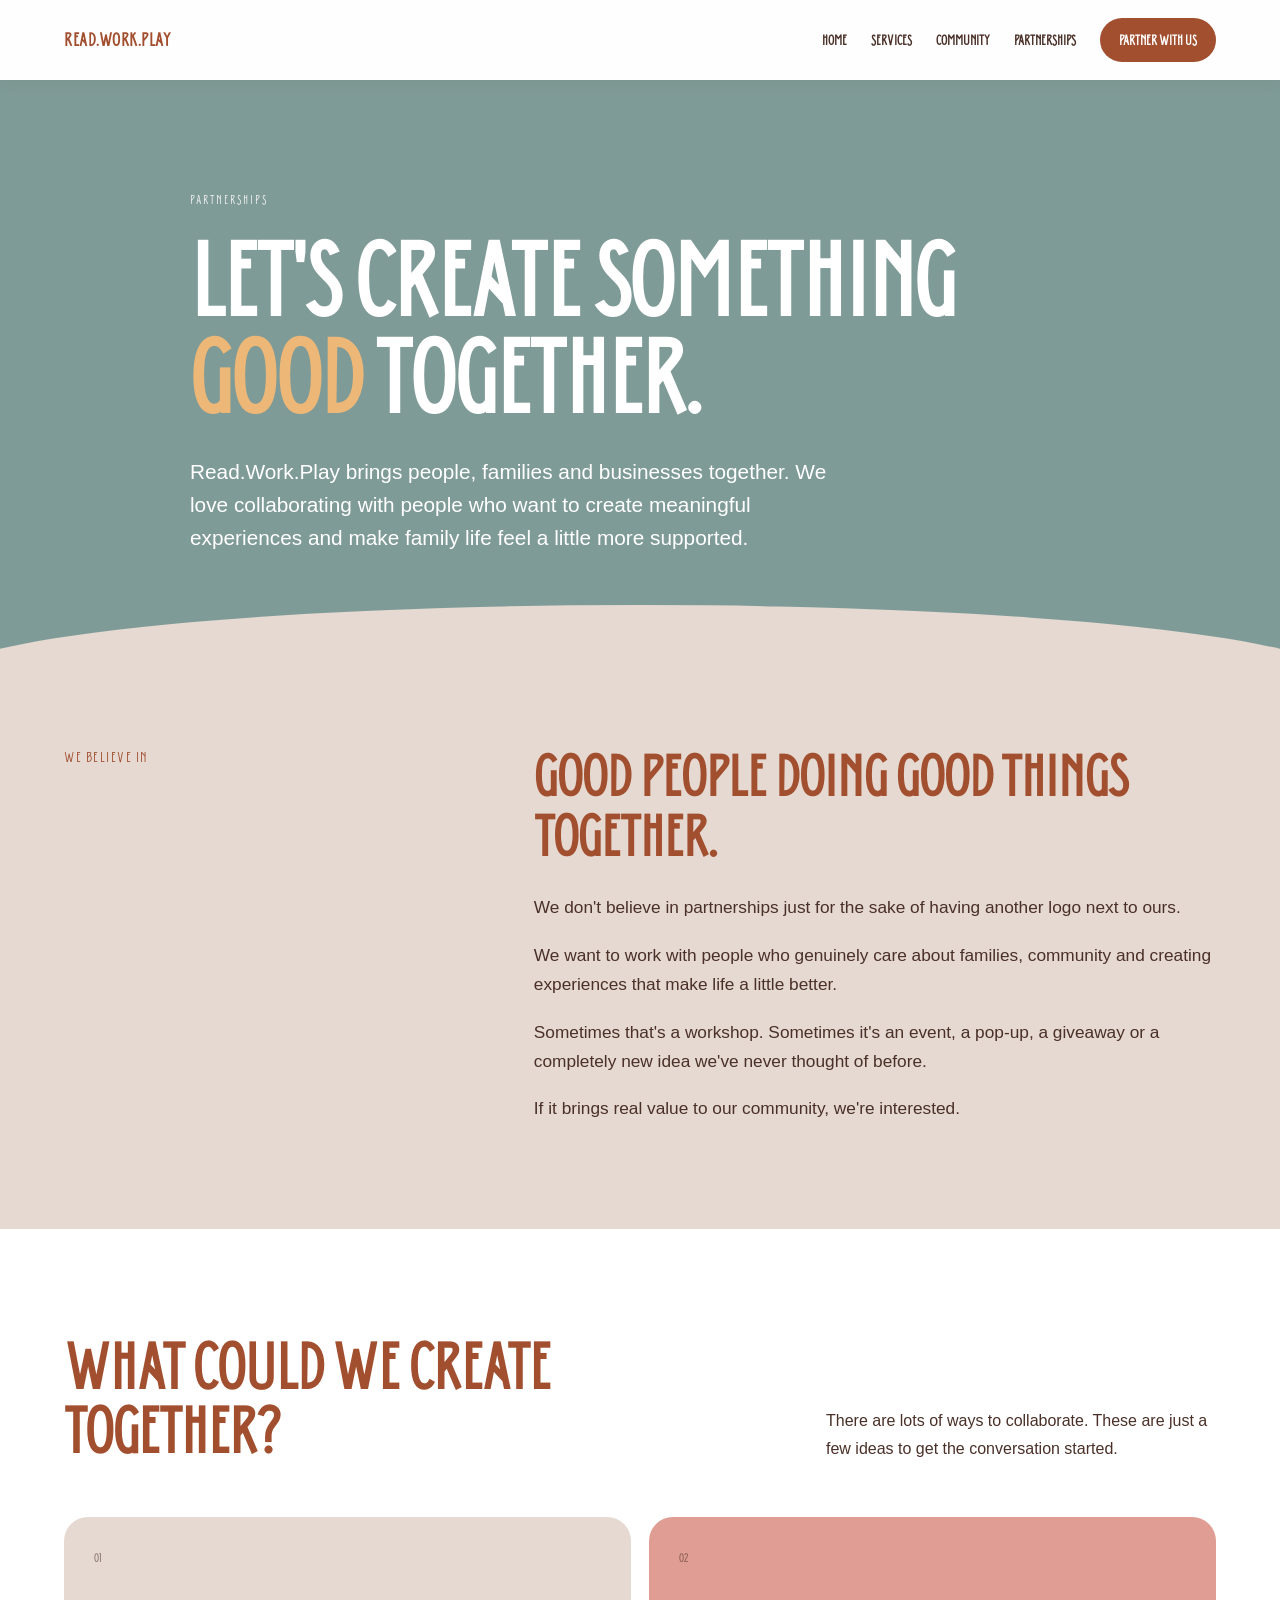
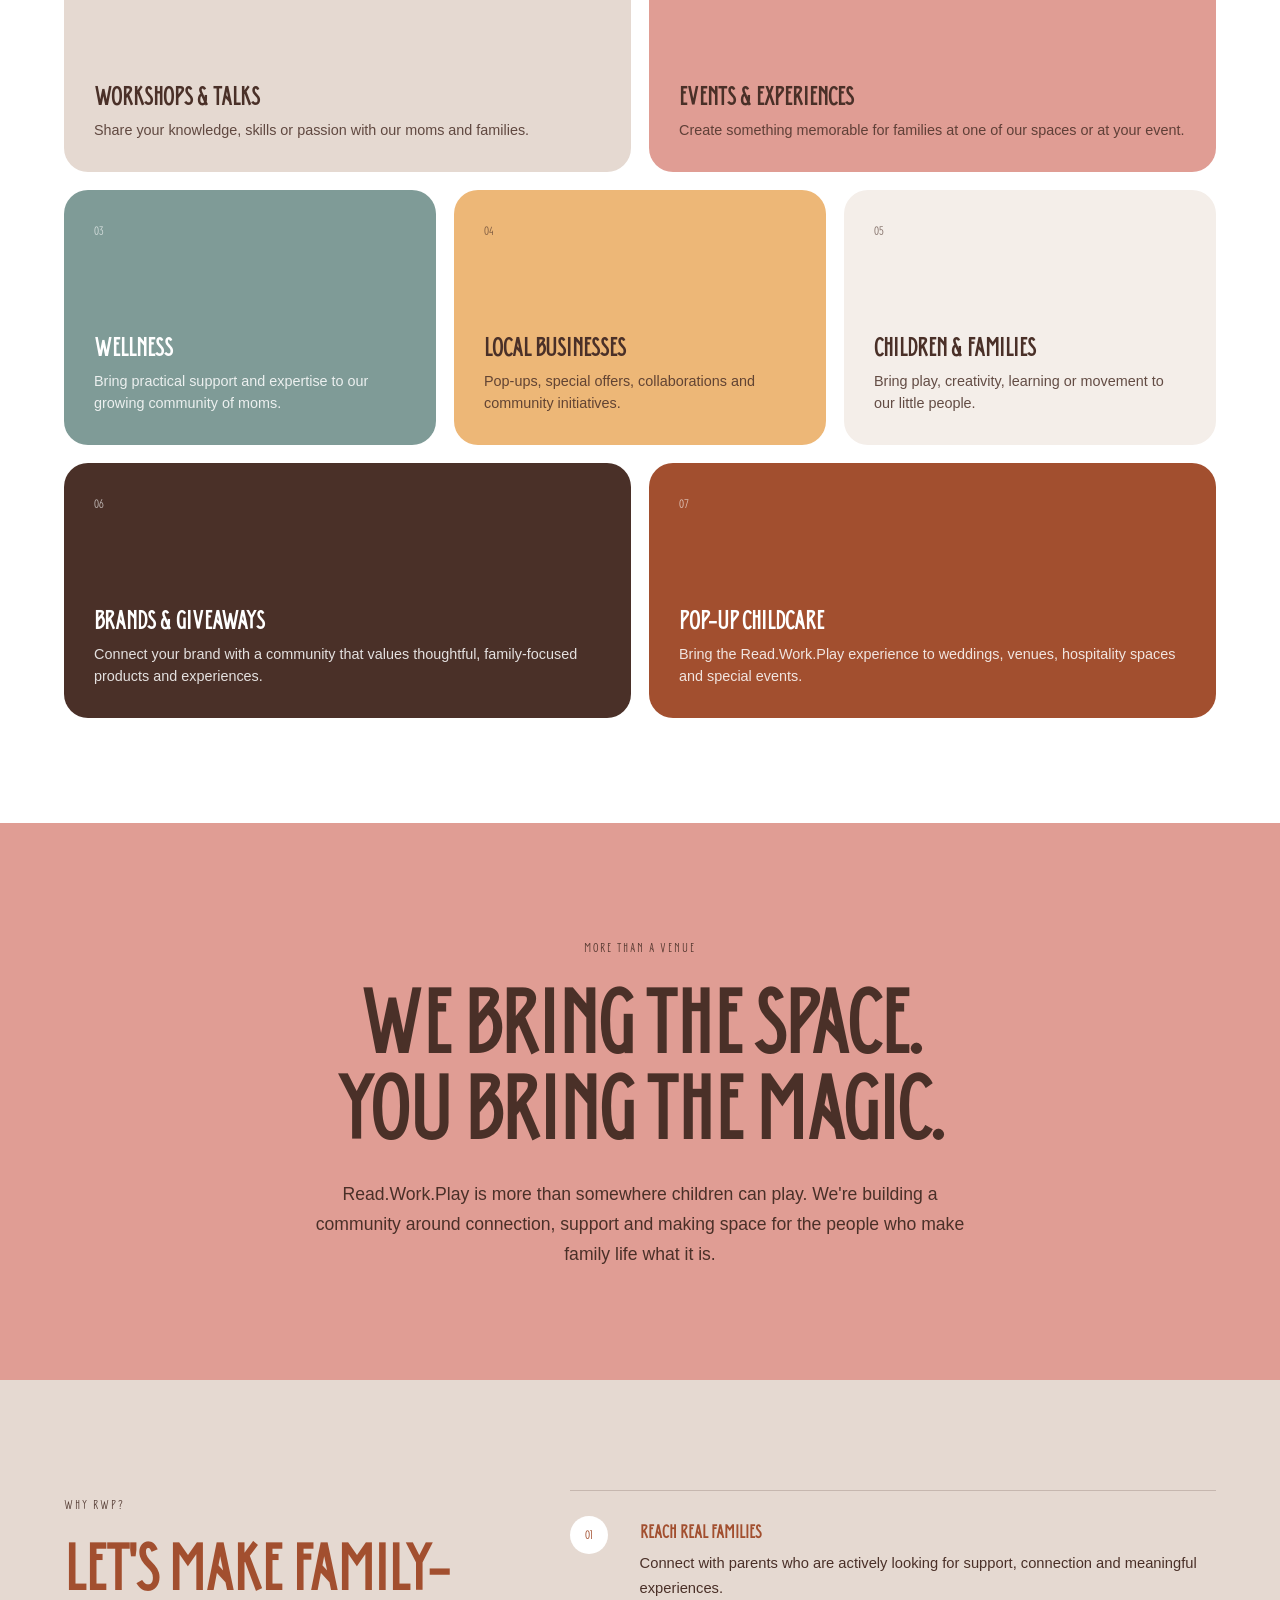
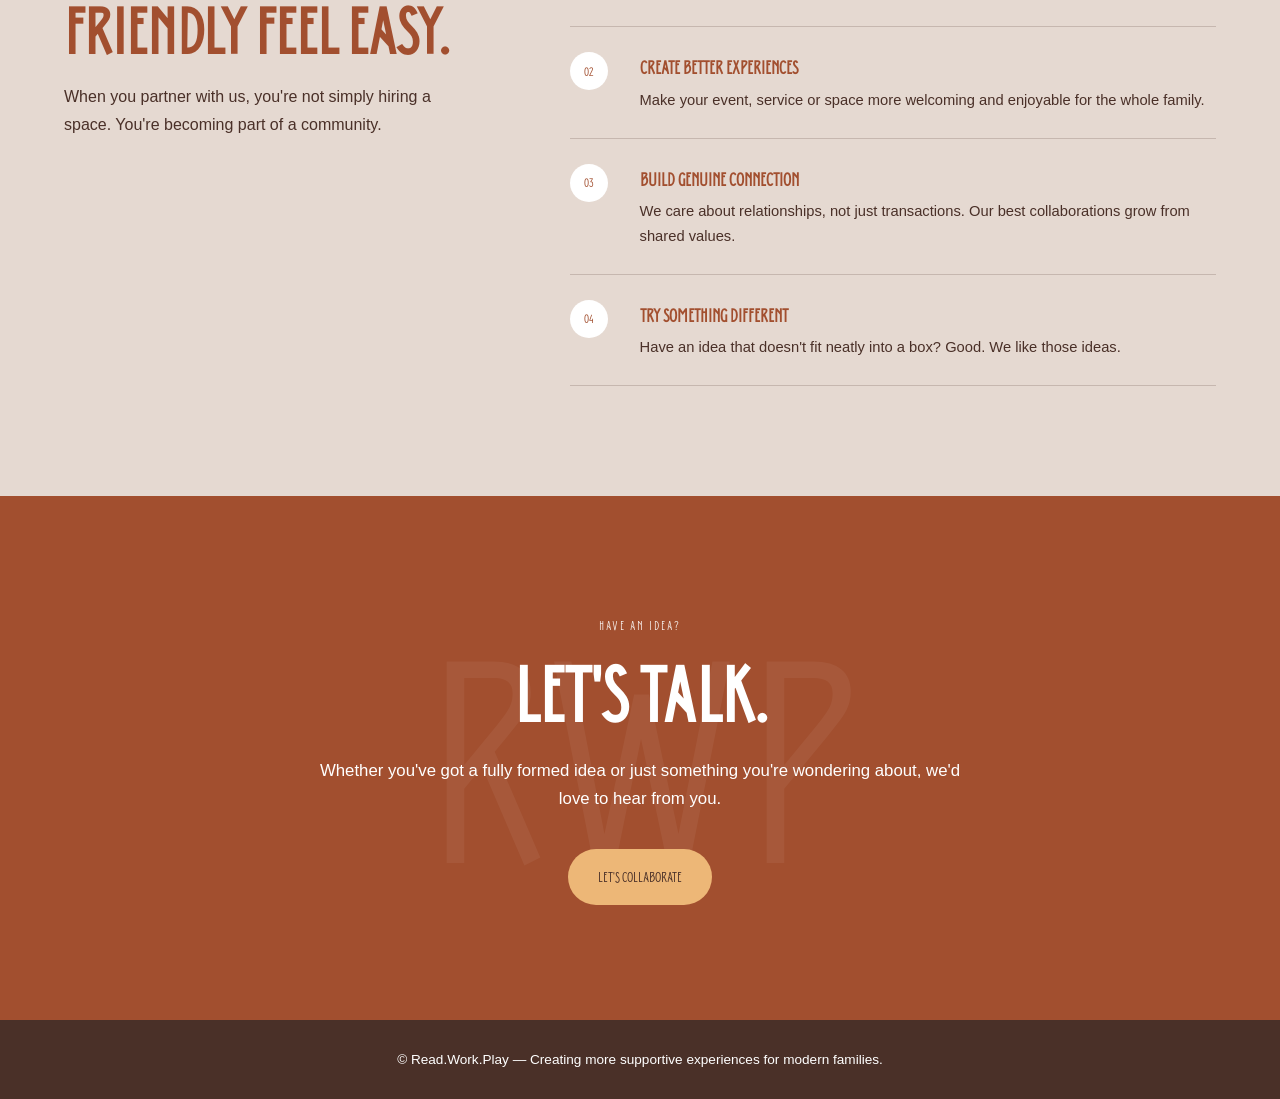
<file: partnerships.html>
<!DOCTYPE html>
<html lang="en">
<head>
    <meta charset="UTF-8">
    <meta name="viewport" content="width=device-width, initial-scale=1.0">

    <title>Partnerships | Read.Work.Play</title>

    <style>
        :root {
            --sage: #7F9B97;
            --blush: #E09D94;
            --gold: #EDB777;
            --cream: #E5D9D1;
            --brown: #A24F2F;
            --deep-brown: #4A3028;
            --white: #FFFFFF;
            --soft-cream: #F4EEE9;
        }

        * {
            box-sizing: border-box;
            margin: 0;
            padding: 0;
        }

      @font-face {
    font-family: "Donau";
    src: url("Donau%20Neue_Uppercase.otf") format("opentype");
    font-weight: normal;
    font-style: normal;
}
        }

        html {
            scroll-behavior: smooth;
        }

        body {
            font-family: Arial, sans-serif;
            color: var(--deep-brown);
            background: var(--cream);
            line-height: 1.7;
            overflow-x: hidden;
        }

h1, h2, h3,
.logo,
.eyebrow,
.nav-links,
.button,
.partnership-number {
    font-family: "Donau", Arial, sans-serif;
    text-transform: uppercase;
}

        a {
            text-decoration: none;
            color: inherit;
        }

        .container {
            width: 90%;
            max-width: 1180px;
            margin: 0 auto;
        }


        /* =========================
           NAVIGATION
        ========================= */

        nav {
            background: rgba(255,255,255,0.97);
            padding: 18px 0;
            position: sticky;
            top: 0;
            z-index: 1000;
            box-shadow: 0 2px 14px rgba(74, 48, 40, 0.06);
        }

        .nav-inner {
            display: flex;
            align-items: center;
            justify-content: space-between;
            gap: 25px;
        }

        .logo {
            font-size: 1.15rem;
            font-weight: bold;
            color: var(--brown);
            letter-spacing: 0.5px;
            white-space: nowrap;
        }

        .nav-links {
            display: flex;
            align-items: center;
            gap: 24px;
            flex-wrap: wrap;
        }

        .nav-links a {
            font-size: 0.88rem;
            font-weight: 600;
            transition: 0.2s ease;
        }

        .nav-links a:hover {
            color: var(--brown);
        }

        .nav-button {
            background: var(--brown);
            color: var(--white) !important;
            padding: 10px 19px;
            border-radius: 30px;
        }


        /* =========================
           HERO
        ========================= */

        .hero {
            position: relative;
            background: var(--sage);
            color: var(--white);
            padding: 105px 20px 120px;
            overflow: hidden;
        }

        .hero::after {
            content: "";
            position: absolute;
            left: -5%;
            right: -5%;
            bottom: -80px;
            height: 150px;
            background: var(--cream);
            border-radius: 50% 50% 0 0;
        }

        .hero-content {
            position: relative;
            z-index: 2;
            max-width: 900px;
        }

        .eyebrow {
            display: inline-block;
            font-size: 0.78rem;
            letter-spacing: 2px;
            margin-bottom: 20px;
            opacity: 0.9;
        }

        .hero h1 {
            font-size: clamp(3.1rem, 8vw, 6.5rem);
            line-height: 0.95;
            max-width: 850px;
            margin-bottom: 30px;
        }

        .hero h1 span {
            color: var(--gold);
        }

        .hero p {
            max-width: 650px;
            font-size: clamp(1.05rem, 2vw, 1.3rem);
            line-height: 1.6;
        }


        /* =========================
           INTRO
        ========================= */

        .intro {
            background: var(--cream);
            padding: 70px 0 105px;
        }

        .intro-grid {
            display: grid;
            grid-template-columns: 0.8fr 1.4fr;
            gap: 80px;
            align-items: start;
        }

        .intro-label {
            color: var(--brown);
            font-family: "Donau", Arial, sans-serif;
            font-size: 0.9rem;
            letter-spacing: 1.5px;
        }

        .intro-copy h2 {
            font-size: clamp(2.1rem, 4.5vw, 3.7rem);
            line-height: 1.05;
            color: var(--brown);
            margin-bottom: 28px;
        }

        .intro-copy p {
            font-size: 1.08rem;
            max-width: 700px;
            margin-bottom: 18px;
        }

        .intro-copy p:last-child {
            margin-bottom: 0;
        }


        /* =========================
           PARTNERSHIP OPPORTUNITIES
        ========================= */

        .opportunities {
            background: var(--white);
            padding: 105px 0;
        }

        .section-top {
            display: flex;
            justify-content: space-between;
            align-items: end;
            gap: 40px;
            margin-bottom: 55px;
        }

        .section-top h2 {
            color: var(--brown);
            font-size: clamp(2.4rem, 5vw, 4.2rem);
            line-height: 1;
            max-width: 600px;
        }

        .section-top p {
            max-width: 390px;
            font-size: 1rem;
        }

        .partnership-grid {
            display: grid;
            grid-template-columns: repeat(6, 1fr);
            gap: 18px;
        }

        .partnership-card {
            position: relative;
            min-height: 255px;
            padding: 30px;
            border-radius: 24px;
            overflow: hidden;
            display: flex;
            flex-direction: column;
            justify-content: space-between;
            transition: transform 0.25s ease, box-shadow 0.25s ease;
        }

        .partnership-card:hover {
            transform: translateY(-5px);
            box-shadow: 0 15px 35px rgba(74,48,40,0.10);
        }

        .partnership-card:nth-child(1) {
            grid-column: span 3;
            background: var(--cream);
        }

        .partnership-card:nth-child(2) {
            grid-column: span 3;
            background: var(--blush);
        }

        .partnership-card:nth-child(3) {
            grid-column: span 2;
            background: var(--sage);
            color: var(--white);
        }

        .partnership-card:nth-child(4) {
            grid-column: span 2;
            background: var(--gold);
        }

        .partnership-card:nth-child(5) {
            grid-column: span 2;
            background: var(--soft-cream);
        }

        .partnership-card:nth-child(6) {
            grid-column: span 3;
            background: var(--deep-brown);
            color: var(--white);
        }

        .partnership-card:nth-child(7) {
            grid-column: span 3;
            background: var(--brown);
            color: var(--white);
        }

        .partnership-number {
            font-size: 0.8rem;
            opacity: 0.65;
        }

        .partnership-card h3 {
            font-size: clamp(1.15rem, 2vw, 1.55rem);
            line-height: 1.1;
            margin-bottom: 10px;
        }

        .partnership-card p {
            font-size: 0.9rem;
            line-height: 1.5;
            opacity: 0.85;
        }


        /* =========================
           BELIEF SECTION
        ========================= */

        .belief {
            background: var(--blush);
            padding: 110px 0;
            text-align: center;
        }

        .belief-inner {
            max-width: 900px;
            margin: 0 auto;
        }

        .belief .eyebrow {
            color: var(--deep-brown);
        }

        .belief h2 {
            color: var(--deep-brown);
            font-size: clamp(2.8rem, 7vw, 5.5rem);
            line-height: 0.98;
            margin-bottom: 30px;
        }

        .belief p {
            max-width: 680px;
            margin: 0 auto;
            font-size: 1.1rem;
        }


        /* =========================
           WHY COLLABORATE
        ========================= */

        .why {
            background: var(--cream);
            padding: 110px 0;
        }

        .why-grid {
            display: grid;
            grid-template-columns: 0.9fr 1.4fr;
            gap: 90px;
            align-items: start;
        }

        .why-heading h2 {
            color: var(--brown);
            font-size: clamp(2.4rem, 5vw, 4rem);
            line-height: 1;
            margin-bottom: 20px;
        }

        .why-heading p {
            font-size: 1rem;
        }

        .why-list {
            border-top: 1px solid rgba(74,48,40,0.2);
        }

        .why-item {
            padding: 25px 0;
            border-bottom: 1px solid rgba(74,48,40,0.2);
            display: grid;
            grid-template-columns: 50px 1fr;
            gap: 20px;
        }

        .why-icon {
            width: 38px;
            height: 38px;
            border-radius: 50%;
            background: var(--white);
            display: flex;
            align-items: center;
            justify-content: center;
            color: var(--brown);
            font-family: "Donau", Arial, sans-serif;
            font-size: 0.8rem;
        }

        .why-item h3 {
            color: var(--brown);
            font-size: 1.15rem;
            margin-bottom: 4px;
        }

        .why-item p {
            font-size: 0.92rem;
            max-width: 600px;
        }


        /* =========================
           COLLABORATION CTA
        ========================= */

        .cta {
            position: relative;
            background: var(--brown);
            color: var(--white);
            padding: 115px 20px;
            text-align: center;
            overflow: hidden;
        }

        .cta::before {
            content: "RWP";
            position: absolute;
            font-family: "Donau", Arial, sans-serif;
            font-size: 18rem;
            line-height: 1;
            opacity: 0.05;
            left: 50%;
            top: 50%;
            transform: translate(-50%, -50%);
            pointer-events: none;
        }

        .cta-content {
            position: relative;
            z-index: 2;
        }

        .cta h2 {
            font-size: clamp(2.5rem, 6vw, 5rem);
            line-height: 0.98;
            margin-bottom: 25px;
        }

        .cta p {
            max-width: 650px;
            margin: 0 auto 35px;
            font-size: 1.05rem;
        }

        .cta-button {
            display: inline-block;
            background: var(--gold);
            color: var(--deep-brown);
            padding: 16px 30px;
            border-radius: 40px;
            font-family: "Donau", Arial, sans-serif;
            font-size: 0.9rem;
            transition: transform 0.2s ease, opacity 0.2s ease;
        }

        .cta-button:hover {
            transform: translateY(-2px);
            opacity: 0.92;
        }


        /* =========================
           FOOTER
        ========================= */

        footer {
            background: var(--deep-brown);
            color: var(--white);
            text-align: center;
            padding: 28px 20px;
            font-size: 0.85rem;
        }


        /* =========================
           MOBILE
        ========================= */

        @media (max-width: 800px) {

            .nav-inner {
                flex-direction: column;
            }

            .nav-links {
                justify-content: center;
                gap: 12px 18px;
            }

            .nav-links a {
                font-size: 0.8rem;
            }

            .hero {
                padding: 75px 20px 100px;
            }

            .hero h1 {
                font-size: clamp(3rem, 15vw, 5rem);
            }

            .intro {
                padding: 60px 0 80px;
            }

            .intro-grid {
                grid-template-columns: 1fr;
                gap: 25px;
            }

            .section-top {
                display: block;
                margin-bottom: 40px;
            }

            .section-top h2 {
                margin-bottom: 20px;
            }

            .partnership-grid {
                grid-template-columns: 1fr;
            }

            .partnership-card:nth-child(n) {
                grid-column: span 1;
                min-height: 210px;
            }

            .belief,
            .why,
            .opportunities {
                padding: 75px 0;
            }

            .why-grid {
                grid-template-columns: 1fr;
                gap: 50px;
            }

            .cta {
                padding: 85px 20px;
            }

            .cta::before {
                font-size: 9rem;
            }
        }

        @media (max-width: 480px) {

            .nav-links {
                gap: 10px 14px;
            }

            .nav-button {
                padding: 9px 15px;
            }

            .hero h1 {
                font-size: 3.2rem;
            }

            .partnership-card {
                padding: 25px;
            }
        }
    </style>
</head>

<body>

    <!-- NAVIGATION -->

    <nav>
        <div class="container nav-inner">

            <div class="logo">
                Read.Work.Play
            </div>

            <div class="nav-links">
                <a href="index.html">Home</a>
                <a href="index.html#services">Services</a>
                <a href="index.html#community">Community</a>
                <a href="partnerships.html">Partnerships</a>
                <a href="mailto:cpt.readworkplay@gmail.com" class="nav-button">Partner With Us</a>
            </div>

        </div>
    </nav>


    <!-- HERO -->

    <header class="hero">

        <div class="container hero-content">

            <div class="eyebrow">
                PARTNERSHIPS
            </div>

            <h1>
                Let's create something <span>good</span> together.
            </h1>

            <p>
                Read.Work.Play brings people, families and businesses together.
                We love collaborating with people who want to create meaningful
                experiences and make family life feel a little more supported.
            </p>

        </div>

    </header>


    <!-- INTRO -->

    <section class="intro">

        <div class="container intro-grid">

            <div class="intro-label">
                WE BELIEVE IN
            </div>

            <div class="intro-copy">

                <h2>
                    Good people doing good things together.
                </h2>

                <p>
                    We don't believe in partnerships just for the sake of having
                    another logo next to ours.
                </p>

                <p>
                    We want to work with people who genuinely care about families,
                    community and creating experiences that make life a little better.
                </p>

                <p>
                    Sometimes that's a workshop. Sometimes it's an event, a pop-up,
                    a giveaway or a completely new idea we've never thought of before.
                </p>

                <p>
                    If it brings real value to our community, we're interested.
                </p>

            </div>

        </div>

    </section>


    <!-- OPPORTUNITIES -->

    <section class="opportunities">

        <div class="container">

            <div class="section-top">

                <h2>
                    What could we create together?
                </h2>

                <p>
                    There are lots of ways to collaborate. These are just a few
                    ideas to get the conversation started.
                </p>

            </div>


            <div class="partnership-grid">

                <div class="partnership-card">

                    <div class="partnership-number">01</div>

                    <div>
                        <h3>Workshops &amp; Talks</h3>
                        <p>
                            Share your knowledge, skills or passion with our
                            moms and families.
                        </p>
                    </div>

                </div>


                <div class="partnership-card">

                    <div class="partnership-number">02</div>

                    <div>
                        <h3>Events &amp; Experiences</h3>
                        <p>
                            Create something memorable for families at one
                            of our spaces or at your event.
                        </p>
                    </div>

                </div>


                <div class="partnership-card">

                    <div class="partnership-number">03</div>

                    <div>
                        <h3>Wellness</h3>
                        <p>
                            Bring practical support and expertise to our
                            growing community of moms.
                        </p>
                    </div>

                </div>


                <div class="partnership-card">

                    <div class="partnership-number">04</div>

                    <div>
                        <h3>Local Businesses</h3>
                        <p>
                            Pop-ups, special offers, collaborations and
                            community initiatives.
                        </p>
                    </div>

                </div>


                <div class="partnership-card">

                    <div class="partnership-number">05</div>

                    <div>
                        <h3>Children &amp; Families</h3>
                        <p>
                            Bring play, creativity, learning or movement
                            to our little people.
                        </p>
                    </div>

                </div>


                <div class="partnership-card">

                    <div class="partnership-number">06</div>

                    <div>
                        <h3>Brands &amp; Giveaways</h3>
                        <p>
                            Connect your brand with a community that values
                            thoughtful, family-focused products and experiences.
                        </p>
                    </div>

                </div>


                <div class="partnership-card">

                    <div class="partnership-number">07</div>

                    <div>
                        <h3>Pop-Up Childcare</h3>
                        <p>
                            Bring the Read.Work.Play experience to weddings,
                            venues, hospitality spaces and special events.
                        </p>
                    </div>

                </div>

            </div>

        </div>

    </section>


    <!-- BELIEF -->

    <section class="belief">

        <div class="container belief-inner">

            <div class="eyebrow">
                MORE THAN A VENUE
            </div>

            <h2>
                We bring the space.<br>
                You bring the magic.
            </h2>

            <p>
                Read.Work.Play is more than somewhere children can play.
                We're building a community around connection, support and
                making space for the people who make family life what it is.
            </p>

        </div>

    </section>


    <!-- WHY COLLABORATE -->

    <section class="why">

        <div class="container why-grid">

            <div class="why-heading">

                <div class="eyebrow">
                    WHY RWP?
                </div>

                <h2>
                    Let's make family-friendly feel easy.
                </h2>

                <p>
                    When you partner with us, you're not simply hiring a space.
                    You're becoming part of a community.
                </p>

            </div>


            <div class="why-list">

                <div class="why-item">

                    <div class="why-icon">01</div>

                    <div>
                        <h3>Reach real families</h3>
                        <p>
                            Connect with parents who are actively looking for
                            support, connection and meaningful experiences.
                        </p>
                    </div>

                </div>


                <div class="why-item">

                    <div class="why-icon">02</div>

                    <div>
                        <h3>Create better experiences</h3>
                        <p>
                            Make your event, service or space more welcoming
                            and enjoyable for the whole family.
                        </p>
                    </div>

                </div>


                <div class="why-item">

                    <div class="why-icon">03</div>

                    <div>
                        <h3>Build genuine connection</h3>
                        <p>
                            We care about relationships, not just transactions.
                            Our best collaborations grow from shared values.
                        </p>
                    </div>

                </div>


                <div class="why-item">

                    <div class="why-icon">04</div>

                    <div>
                        <h3>Try something different</h3>
                        <p>
                            Have an idea that doesn't fit neatly into a box?
                            Good. We like those ideas.
                        </p>
                    </div>

                </div>

            </div>

        </div>

    </section>


    <!-- CTA -->

    <section class="cta" id="enquire">

        <div class="container cta-content">

            <div class="eyebrow">
                HAVE AN IDEA?
            </div>

            <h2>
                Let's talk.
            </h2>

            <p>
                Whether you've got a fully formed idea or just something
                you're wondering about, we'd love to hear from you.
            </p>

            <a href="mailto:hello@readworkplay.co.za" class="cta-button">
                LET'S COLLABORATE
            </a>

        </div>

    </section>


    <!-- FOOTER -->

    <footer>

        <p>
            © Read.Work.Play — Creating more supportive experiences for modern families.
        </p>

    </footer>

</body>
</html>
</file>
<file: style.css>
@font-face {
    font-family: "Donau";
    src: url("Donau%20Neue_Uppercase.otf") format("opentype");
    font-weight: 400;
    font-style: normal;
}

:root {
    --teal: #7F9B97;
    --pink: #E09D94;
    --peach: #EDB777;
    --cream: #E5D9D1;
    --rust: #A24F2F;
    --dark: #3F3530;
    --white: #FFFDF9;
}

* {
    margin: 0;
    padding: 0;
    box-sizing: border-box;
}

html {
    scroll-behavior: smooth;
}

body {
    background: var(--cream);
    color: var(--dark);
    font-family: Arial, Helvetica, sans-serif;
    line-height: 1.7;
}

a {
    color: inherit;
    text-decoration: none;
}

img {
    width: 100%;
    height: 100%;
    object-fit: cover;
    display: block;
}

h1,
h2,
h3,
.logo,
.button,
.eyebrow,
.nav-links a {
    font-family: "Donau", Arial, sans-serif;
    text-transform: uppercase;
    font-weight: 400;
}

h1,
h2,
h3 {
    line-height: 1.05;
}

h1 {
    font-size: clamp(3.5rem, 7vw, 7.5rem);
}

h2 {
    font-size: clamp(2.8rem, 5vw, 5.5rem);
}

h3 {
    font-size: clamp(1.8rem, 3vw, 2.8rem);
}

.eyebrow {
    font-size: .82rem;
    letter-spacing: .14em;
    color: var(--rust);
    margin-bottom: 1.2rem;
}

/* NAV */

header {
    position: sticky;
    top: 0;
    z-index: 100;
    background: rgba(229,217,209,.94);
    backdrop-filter: blur(12px);
    border-bottom: 1px solid rgba(63,53,48,.1);
}

.navbar {
    max-width: 1400px;
    margin: auto;
    padding: 1rem 5%;
    display: flex;
    justify-content: space-between;
    align-items: center;
}

.logo {
    font-size: 1rem;
    letter-spacing: .14em;
}

.nav-links {
    display: flex;
    gap: 1.5rem;
    align-items: center;
}

.nav-links a {
    font-size: .68rem;
    letter-spacing: .12em;
}

.nav-button {
    background: var(--rust);
    color: var(--white);
    padding: .75rem 1.2rem;
    border-radius: 100px;
}

/* HERO */

.hero {
    min-height: 86vh;
    padding: 5rem 5%;
    display: grid;
    grid-template-columns: 1fr 1fr;
    gap: 4rem;
    align-items: center;
    max-width: 1500px;
    margin: auto;
}

.hero-copy {
    max-width: 700px;
}

.hero h1 {
    color: var(--rust);
    margin-bottom: 1.8rem;
}

.hero h1 span {
    color: var(--teal);
    display: block;
}

.hero-text {
    max-width: 600px;
    font-size: 1.15rem;
}

.hero-buttons {
    display: flex;
    flex-wrap: wrap;
    gap: .8rem;
    margin-top: 2rem;
}

.button {
    display: inline-block;
    padding: .95rem 1.5rem;
    border-radius: 100px;
    font-size: .7rem;
    letter-spacing: .12em;
    transition: transform .2s ease;
}

.button:hover {
    transform: translateY(-3px);
}

.primary {
    background: var(--rust);
    color: var(--white);
}

.secondary {
    border: 1.5px solid var(--dark);
}

.hero-image {
    height: 650px;
    border-radius: 3rem;
    overflow: hidden;
    background: var(--teal);
}

.image-placeholder {
    min-height: 100%;
    display: flex;
    align-items: center;
    justify-content: center;
    text-align: center;
    padding: 2rem;
    color: var(--white);
    background: var(--teal);
    font-family: "Donau", Arial, sans-serif;
    text-transform: uppercase;
    letter-spacing: .12em;
}

/* STATEMENT */

.statement {
    background: var(--rust);
    color: var(--white);
    padding: 9rem 7%;
}

.statement-inner {
    max-width: 1200px;
    margin: auto;
}

.statement h2 {
    max-width: 850px;
    margin-bottom: 3rem;
}

.statement-lines {
    display: grid;
    grid-template-columns: repeat(3, 1fr);
    gap: 2rem;
}

.statement-lines p {
    font-size: 1.15rem;
}

.statement-lines strong {
    font-family: "Donau", Arial, sans-serif;
    text-transform: uppercase;
    font-weight: 400;
    font-size: 1.5rem;
}

/* SECTION */

.section {
    padding: 8rem 5%;
}

.section-heading {
    max-width: 850px;
    margin: 0 auto 4rem;
    text-align: center;
}

.section-heading p:last-child {
    max-width: 650px;
    margin: 1.5rem auto 0;
}

/* SERVICES */

.services {
    background: var(--white);
    padding: 8rem 5%;
}

.service-grid {
    max-width: 1300px;
    margin: auto;
    display: grid;
    grid-template-columns: repeat(2, 1fr);
    gap: 2rem;
}

.service-card {
    min-height: 560px;
    border-radius: 2.5rem;
    overflow: hidden;
    display: grid;
    grid-template-rows: 280px 1fr;
}

.service-photo {
    background: var(--teal);
}

.service-content {
    padding: 2.2rem;
    display: flex;
    flex-direction: column;
    justify-content: space-between;
}

.service-card:nth-child(1) .service-content {
    background: var(--teal);
}

.service-card:nth-child(2) .service-content {
    background: var(--pink);
}

.service-card:nth-child(3) .service-content {
    background: var(--peach);
}

.service-card:nth-child(4) .service-content {
    background: var(--rust);
    color: var(--white);
}

.service-content h3 {
    margin-bottom: 1rem;
}

.service-link {
    font-family: "Donau", Arial, sans-serif;
    text-transform: uppercase;
    font-size: .7rem;
    letter-spacing: .12em;
    margin-top: 1.5rem;
}

/* PARENT SPACE */

.parent-space {
    background: var(--teal);
    padding: 8rem 5%;
}

.parent-grid {
    max-width: 1300px;
    margin: auto;
    display: grid;
    grid-template-columns: 1fr 1fr;
    gap: 5rem;
    align-items: center;
}

.parent-image {
    height: 600px;
    border-radius: 3rem;
    overflow: hidden;
}

.parent-copy h2 {
    margin-bottom: 1.5rem;
}

.parent-copy p {
    max-width: 550px;
    margin-bottom: 1.5rem;
    font-size: 1.05rem;
}

/* WHY */

.why {
    background: var(--cream);
}

.trust-grid {
    max-width: 1200px;
    margin: auto;
    display: grid;
    grid-template-columns: repeat(2, 1fr);
    gap: 1px;
    background: var(--dark);
    border: 1px solid var(--dark);
}

.trust-card {
    background: var(--cream);
    padding: 3rem;
    min-height: 280px;
}

.trust-card h3 {
    margin: 1rem 0;
}

.trust-number {
    font-family: "Donau", Arial, sans-serif;
    color: var(--rust);
}

/* HOW IT WORKS */

.how {
    background: var(--white);
}

.steps {
    max-width: 1200px;
    margin: auto;
    display: grid;
    grid-template-columns: repeat(3, 1fr);
    gap: 2rem;
}

.step {
    padding: 2.5rem;
    border-radius: 2rem;
    background: var(--pink);
}

.step:nth-child(2) {
    background: var(--peach);
}

.step:nth-child(3) {
    background: var(--teal);
}

.step-number {
    font-family: "Donau", Arial, sans-serif;
    font-size: 2rem;
    margin-bottom: 4rem;
}

.step h3 {
    margin-bottom: .8rem;
}

/* COMMUNITY */

.community {
    padding: 8rem 5%;
    background: var(--pink);
}

.community-grid {
    max-width: 1300px;
    margin: auto;
    display: grid;
    grid-template-columns: 1fr 1fr;
    gap: 5rem;
    align-items: center;
}

.community-image {
    height: 550px;
    border-radius: 3rem;
    overflow: hidden;
}

.community-copy h2 {
    margin-bottom: 1.5rem;
}

.community-copy p {
    max-width: 600px;
    margin-bottom: 1.5rem;
}

/* TEAM */

.team {
    background: var(--white);
}

.team-grid {
    max-width: 1200px;
    margin: auto;
    display: grid;
    grid-template-columns: repeat(4, 1fr);
    gap: 1.2rem;
}

.team-photo {
    height: 330px;
    border-radius: 1.5rem;
    overflow: hidden;
    background: var(--teal);
}

.team-name {
    font-family: "Donau", Arial, sans-serif;
    text-transform: uppercase;
    margin-top: .8rem;
    font-size: .8rem;
}

/* CTA */

.final-cta {
    background: var(--rust);
    color: var(--white);
    text-align: center;
    padding: 9rem 5%;
}

.final-cta-inner {
    max-width: 950px;
    margin: auto;
}

.final-cta h2 {
    margin-bottom: 2rem;
}

.final-cta p {
    max-width: 650px;
    margin: 0 auto 2rem;
}

.final-cta .eyebrow {
    color: var(--peach);
}

/* FOOTER */

footer {
    background: var(--dark);
    color: var(--cream);
    text-align: center;
    padding: 4rem 5%;
}

.footer-logo {
    font-family: "Donau", Arial, sans-serif;
    letter-spacing: .14em;
    margin-bottom: 1rem;
}

/* MOBILE */

@media (max-width: 850px) {

    .nav-links {
        display: none;
    }

    .hero,
    .parent-grid,
    .community-grid {
        grid-template-columns: 1fr;
    }

    .hero {
        padding: 4rem 6%;
        min-height: auto;
    }

    .hero-image {
        height: 450px;
        order: -1;
    }

    .hero h1 {
        font-size: clamp(3.2rem, 14vw, 5.5rem);
    }

    .statement-lines,
    .steps {
        grid-template-columns: 1fr;
    }

    .service-grid,
    .trust-grid {
        grid-template-columns: 1fr;
    }

    .service-card {
        min-height: auto;
    }

    .parent-image,
    .community-image {
        height: 400px;
    }

    .team-grid {
        grid-template-columns: repeat(2, 1fr);
    }

    .section,
    .services,
    .parent-space,
    .community,
    .final-cta {
        padding: 6rem 6%;
    }
}

@media (max-width: 500px) {

    .team-grid {
        grid-template-columns: 1fr 1fr;
    }

    .team-photo {
        height: 220px;
    }
.service-content p {
    font-size: 1rem;
    line-height: 1.7;
}

.service-link {
    font-size: .78rem;
}

.trust-card p,
.step p,
    /* Booking Terms & Conditions */
.booking-terms {
  padding: 30px 20px;
  margin-top: 40px;
  border-top: 1px solid rgba(0, 0, 0, 0.1);
  background: #faf8f4;
}

.terms-container {
  max-width: 1000px;
  margin: 0 auto;
  text-align: center;
}

.booking-terms h3 {
  font-size: 12px;
  letter-spacing: 1.5px;
  margin-bottom: 15px;
  font-weight: 600;
}

.booking-terms p {
  font-size: 10px;
  line-height: 1.6;
  margin: 0 0 10px;
  color: #666;
}

.booking-terms strong {
  color: #4a4038;
}

.terms-contact {
  margin-top: 18px !important;
}

.booking-terms a {
  color: inherit;
  text-decoration: underline;
}
.parent-copy p,
.community-copy p {
    font-size: 1rem;
    line-height: 1.7;
}
</file>
